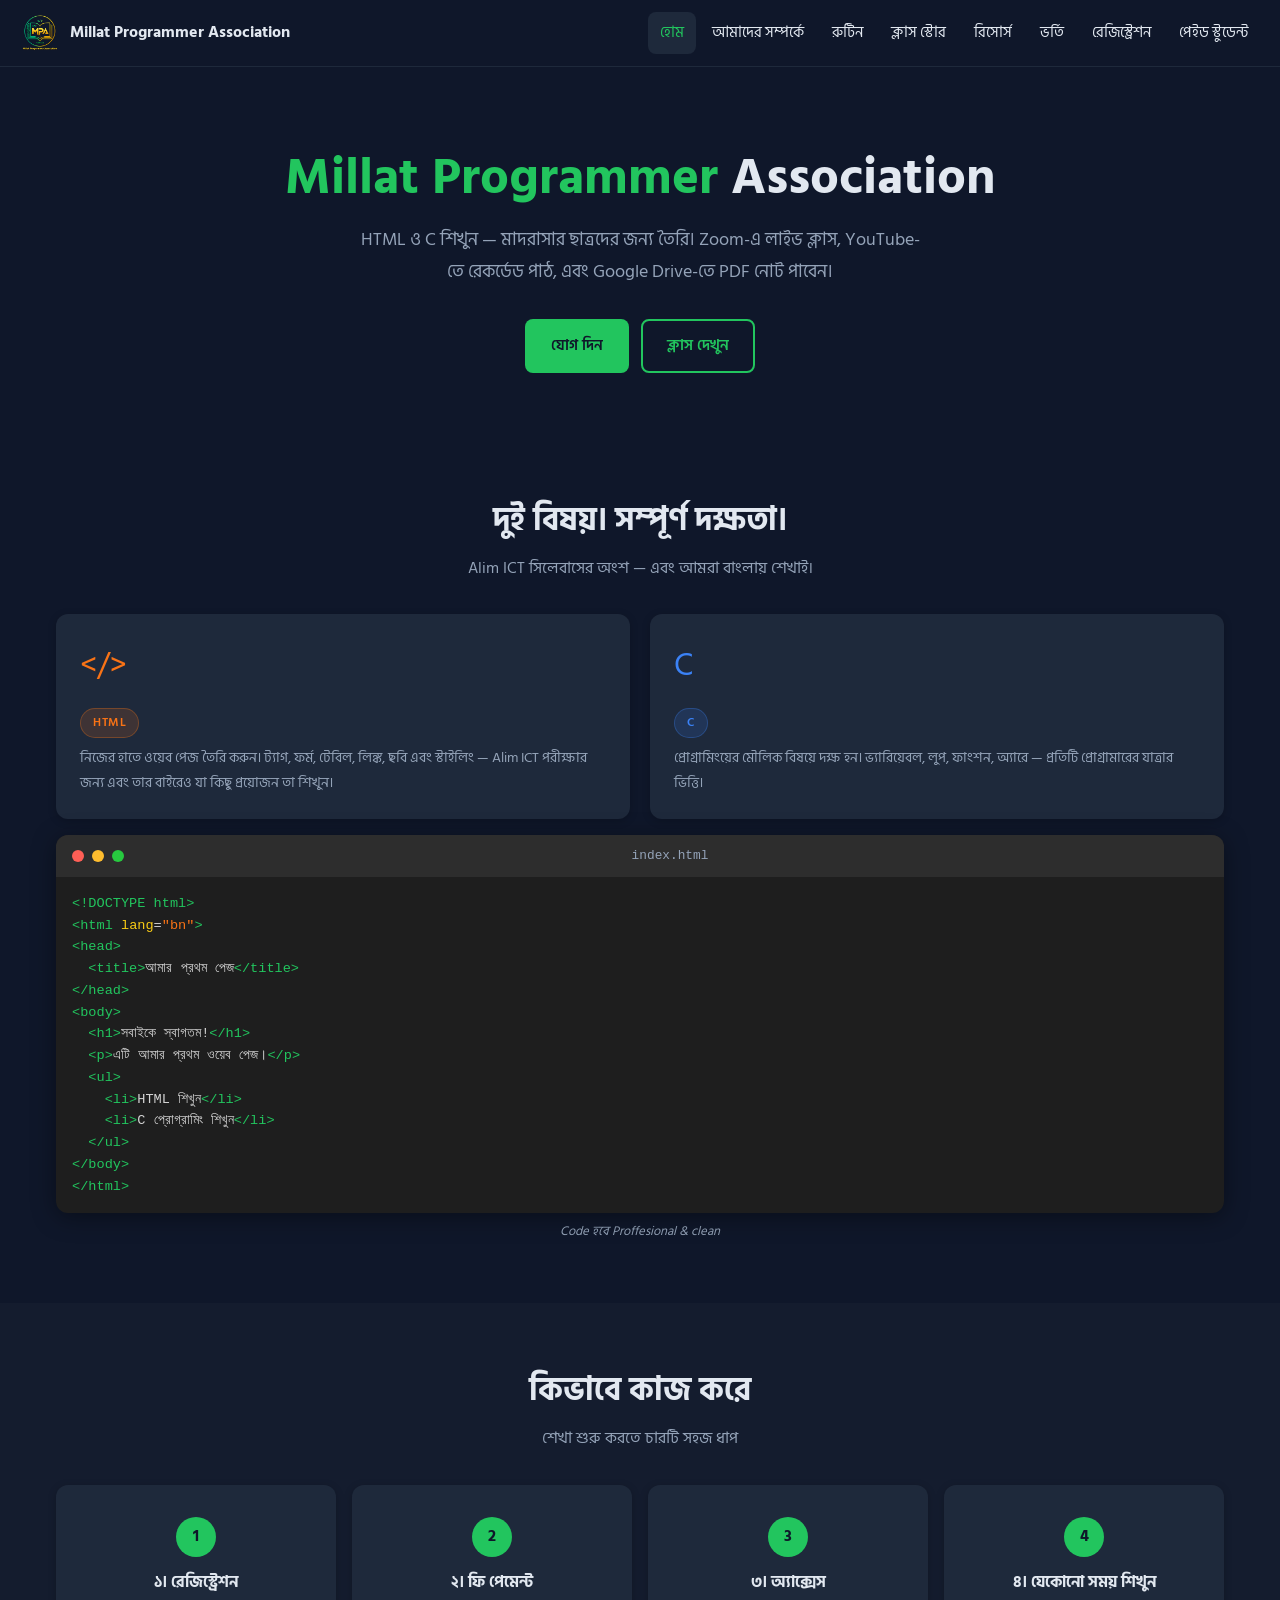
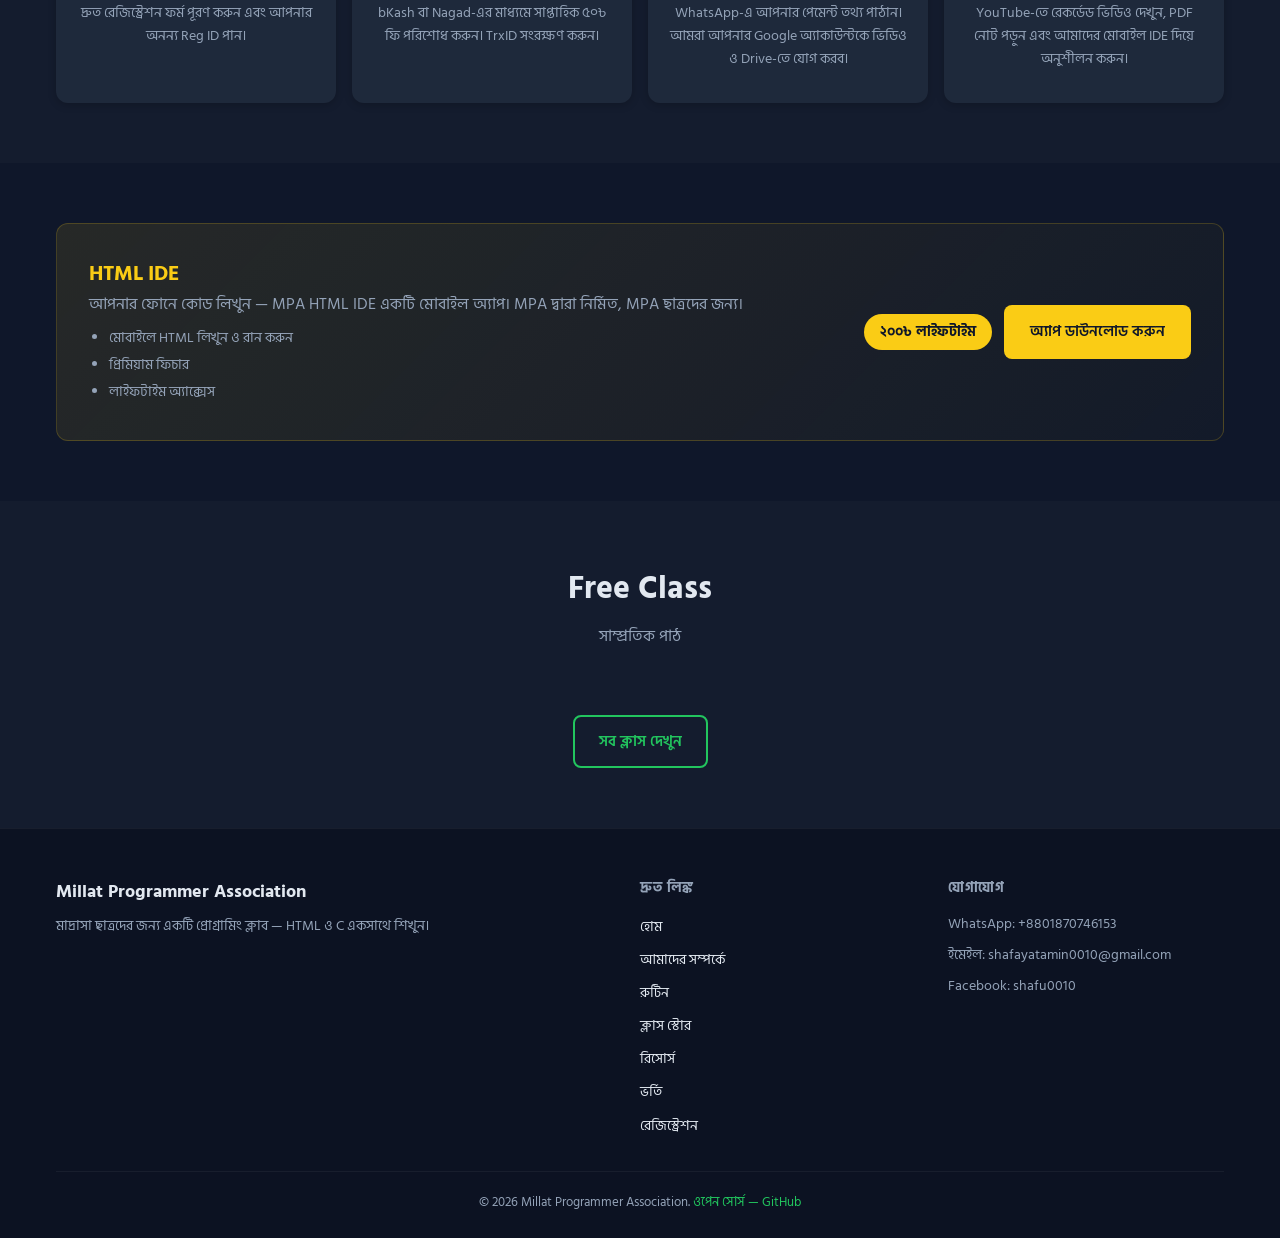
<file: index.html>
<!DOCTYPE html>
<html lang="bn">
<head>
  <meta charset="UTF-8">
  <meta name="viewport" content="width=device-width, initial-scale=1.0">
  <meta name="description" content="Millat Programmer Association (MPA) — মাদরাসার ছাত্রদের জন্য প্রোগ্রামিং ক্লাব। HTML ও C শিখুন লাইভ Zoom ক্লাসে, রেকর্ডেড ভিডিওতে, এবং PDF নোটে।">
  <title>MPA — Millat Programmer Association</title>
  <link rel="icon" type="image/png" href="assets/logo.png">
  <link rel="preconnect" href="https://fonts.googleapis.com">
  <link rel="preconnect" href="https://fonts.gstatic.com" crossorigin>
  <link href="https://fonts.googleapis.com/css2?family=Poppins:wght@400;500;600;700;800&family=Hind+Siliguri:wght@400;500;600;700&display=swap" rel="stylesheet">
  <link rel="stylesheet" href="css/style.css">
</head>
<body>

  <!-- ========== NAVBAR ========== -->
  <header class="site-header">
    <nav class="navbar">
      <a href="index.html" class="nav-brand">
        <img src="assets/logo.png" alt="MPA Logo" class="nav-logo">
        <span class="nav-brand-name">Millat Programmer Association</span>
      </a>
      <button class="nav-toggle" aria-label="Toggle menu" aria-expanded="false">
        <span class="bar"></span><span class="bar"></span><span class="bar"></span>
      </button>
      <ul class="nav-menu" id="navMenu">
        <li><a href="index.html">হোম</a></li>
        <li><a href="about.html">আমাদের সম্পর্কে</a></li>
        <li><a href="routine.html">রুটিন</a></li>
        <li><a href="classes.html">ক্লাস স্টোর</a></li>
        <li><a href="resources.html">রিসোর্স</a></li>
        <li><a href="enroll.html">ভর্তি</a></li>
        <li><a href="register.html">রেজিস্ট্রেশন</a></li>
        <li><a href="paid.html">পেইড স্টুডেন্ট</a></li>
      </ul>
    </nav>
  </header>

  <!-- ========== HERO ========== -->
  <section class="hero">
    <div class="container">
      <h1 class="fade-in"><span class="highlight">Millat Programmer</span> Association</h1>
      <p class="fade-in">HTML ও C শিখুন — মাদরাসার ছাত্রদের জন্য তৈরি। Zoom-এ লাইভ ক্লাস, YouTube-তে রেকর্ডেড পাঠ, এবং Google Drive-তে PDF নোট পাবেন।</p>
      <div class="hero-buttons fade-in">
        <a href="register.html" class="btn btn-primary">যোগ দিন</a>
        <a href="classes.html" class="btn btn-outline">ক্লাস দেখুন</a>
      </div>
    </div>
  </section>

  <!-- ========== SUBJECT CARDS ========== -->
  <section class="section">
    <div class="container">
      <h2 class="section-title text-center fade-in">দুই বিষয়। সম্পূর্ণ দক্ষতা।</h2>
      <p class="section-subtitle text-center fade-in">Alim ICT সিলেবাসের অংশ — এবং আমরা বাংলায় শেখাই।</p>
      <div class="subjects-grid">
        <div class="card subject-card fade-in">
          <div class="card-icon" style="color: #f97316;">&lt;/&gt;</div>
          <h3><span class="badge badge-html">HTML</span></h3>
          <p>নিজের হাতে ওয়েব পেজ তৈরি করুন। ট্যাগ, ফর্ম, টেবিল, লিঙ্ক, ছবি এবং স্টাইলিং — Alim ICT পরীক্ষার জন্য এবং তার বাইরেও যা কিছু প্রয়োজন তা শিখুন।</p>
        </div>
        <div class="card subject-card fade-in">
          <div class="card-icon" style="color: #3b82f6;">C</div>
          <h3><span class="badge badge-c">C</span></h3>
          <p>প্রোগ্রামিংয়ের মৌলিক বিষয়ে দক্ষ হন। ভ্যারিয়েবল, লুপ, ফাংশন, অ্যারে — প্রতিটি প্রোগ্রামারের যাত্রার ভিত্তি।</p>
        </div>
      </div>

      <div class="code-container fade-in">
        <div class="code-titlebar">
          <span class="code-dot code-dot-red"></span>
          <span class="code-dot code-dot-yellow"></span>
          <span class="code-dot code-dot-green"></span>
          <span class="code-filename">index.html</span>
        </div>
        <div class="code-body">
          <pre><code><span class="code-tag">&lt;!DOCTYPE html&gt;</span>
<span class="code-tag">&lt;html</span> <span class="code-attr">lang</span>=<span class="code-str">"bn"</span><span class="code-tag">&gt;</span>
<span class="code-tag">&lt;head&gt;</span>
  <span class="code-tag">&lt;title&gt;</span>আমার প্রথম পেজ<span class="code-tag">&lt;/title&gt;</span>
<span class="code-tag">&lt;/head&gt;</span>
<span class="code-tag">&lt;body&gt;</span>
  <span class="code-tag">&lt;h1&gt;</span>সবাইকে স্বাগতম!<span class="code-tag">&lt;/h1&gt;</span>
  <span class="code-tag">&lt;p&gt;</span>এটি আমার প্রথম ওয়েব পেজ।<span class="code-tag">&lt;/p&gt;</span>
  <span class="code-tag">&lt;ul&gt;</span>
    <span class="code-tag">&lt;li&gt;</span>HTML শিখুন<span class="code-tag">&lt;/li&gt;</span>
    <span class="code-tag">&lt;li&gt;</span>C প্রোগ্রামিং শিখুন<span class="code-tag">&lt;/li&gt;</span>
  <span class="code-tag">&lt;/ul&gt;</span>
<span class="code-tag">&lt;/body&gt;</span>
<span class="code-tag">&lt;/html&gt;</span></code></pre>
        </div>
      </div>
      <p class="code-caption">Code হবে Proffesional & clean</p>
    </div>
  </section>

  <!-- ========== HOW IT WORKS ========== -->
  <section class="section" style="background: rgba(255,255,255,0.02);">
    <div class="container">
      <h2 class="section-title text-center fade-in">কিভাবে কাজ করে</h2>
      <p class="section-subtitle text-center fade-in">শেখা শুরু করতে চারটি সহজ ধাপ</p>
      <div class="steps-grid">
        <div class="card step-card fade-in">
          <h4>১। রেজিস্ট্রেশন</h4>
          <p>দ্রুত রেজিস্ট্রেশন ফর্ম পূরণ করুন এবং আপনার অনন্য Reg ID পান।</p>
        </div>
        <div class="card step-card fade-in">
          <h4>২। ফি পেমেন্ট</h4>
          <p>bKash বা Nagad-এর মাধ্যমে সাপ্তাহিক ৫০&#2547; ফি পরিশোধ করুন। TrxID সংরক্ষণ করুন।</p>
        </div>
        <div class="card step-card fade-in">
          <h4>৩। অ্যাক্সেস</h4>
          <p>WhatsApp-এ আপনার পেমেন্ট তথ্য পাঠান। আমরা আপনার Google অ্যাকাউন্টকে ভিডিও ও Drive-তে যোগ করব।</p>
        </div>
        <div class="card step-card fade-in">
          <h4>৪। যেকোনো সময় শিখুন</h4>
          <p>YouTube-তে রেকর্ডেড ভিডিও দেখুন, PDF নোট পড়ুন এবং আমাদের মোবাইল IDE দিয়ে অনুশীলন করুন।</p>
        </div>
      </div>
    </div>
  </section>

  <!-- ========== MPA HTML IDE PROMO ========== -->
  <section class="section">
    <div class="container">
      <div class="promo-card fade-in">
        <div>
          <h3>HTML IDE</h3>
          <p>আপনার ফোনে কোড লিখুন — MPA HTML IDE একটি মোবাইল অ্যাপ। MPA দ্বারা নির্মিত, MPA ছাত্রদের জন্য।</p>
          <ul class="promo-features">
            <li>মোবাইলে HTML লিখুন ও রান করুন</li>
            <li>প্রিমিয়াম ফিচার</li>
            <li>লাইফটাইম অ্যাক্সেস</li>
          </ul>
        </div>
        <div style="display:flex;align-items:center;gap:12px;flex-wrap:wrap;">
          <span class="price-badge">২০০&#2547; লাইফটাইম</span>
          <a href="https://shafayatamin.github.io/htmlide" target="_blank" rel="noopener" class="btn btn-gold">অ্যাপ ডাউনলোড করুন</a>
        </div>
      </div>
    </div>
  </section>

  <!-- ========== LATEST CLASSES ========== -->
  <section class="section" style="background: rgba(255,255,255,0.02);">
    <div class="container">
      <h2 class="section-title text-center fade-in">Free Class</h2>
      <p class="section-subtitle text-center fade-in">সাম্প্রতিক পাঠ</p>
      <div class="classes-grid" id="latest-classes"></div>
      <div class="text-center mt-32 fade-in">
        <a href="classes.html" class="btn btn-outline">সব ক্লাস দেখুন</a>
      </div>
    </div>
  </section>

  <!-- ========== CLASS MODAL ========== -->
  <div class="modal-overlay" id="class-modal-overlay">
    <div class="modal" id="class-modal"></div>
  </div>

  <!-- ========== FOOTER ========== -->
  <footer class="footer" id="footer-placeholder"></footer>

  <!-- ========== SCRIPTS ========== -->
  <script src="data/classes.js"></script>
  <script src="js/main.js"></script>
  <script src="js/classes.js"></script>
  <script>
    document.addEventListener("DOMContentLoaded", function () {
      if (typeof renderLatestClasses === "function") {
        renderLatestClasses("latest-classes", 3);
      }
    });
  </script>
</body>
</html>
</file>
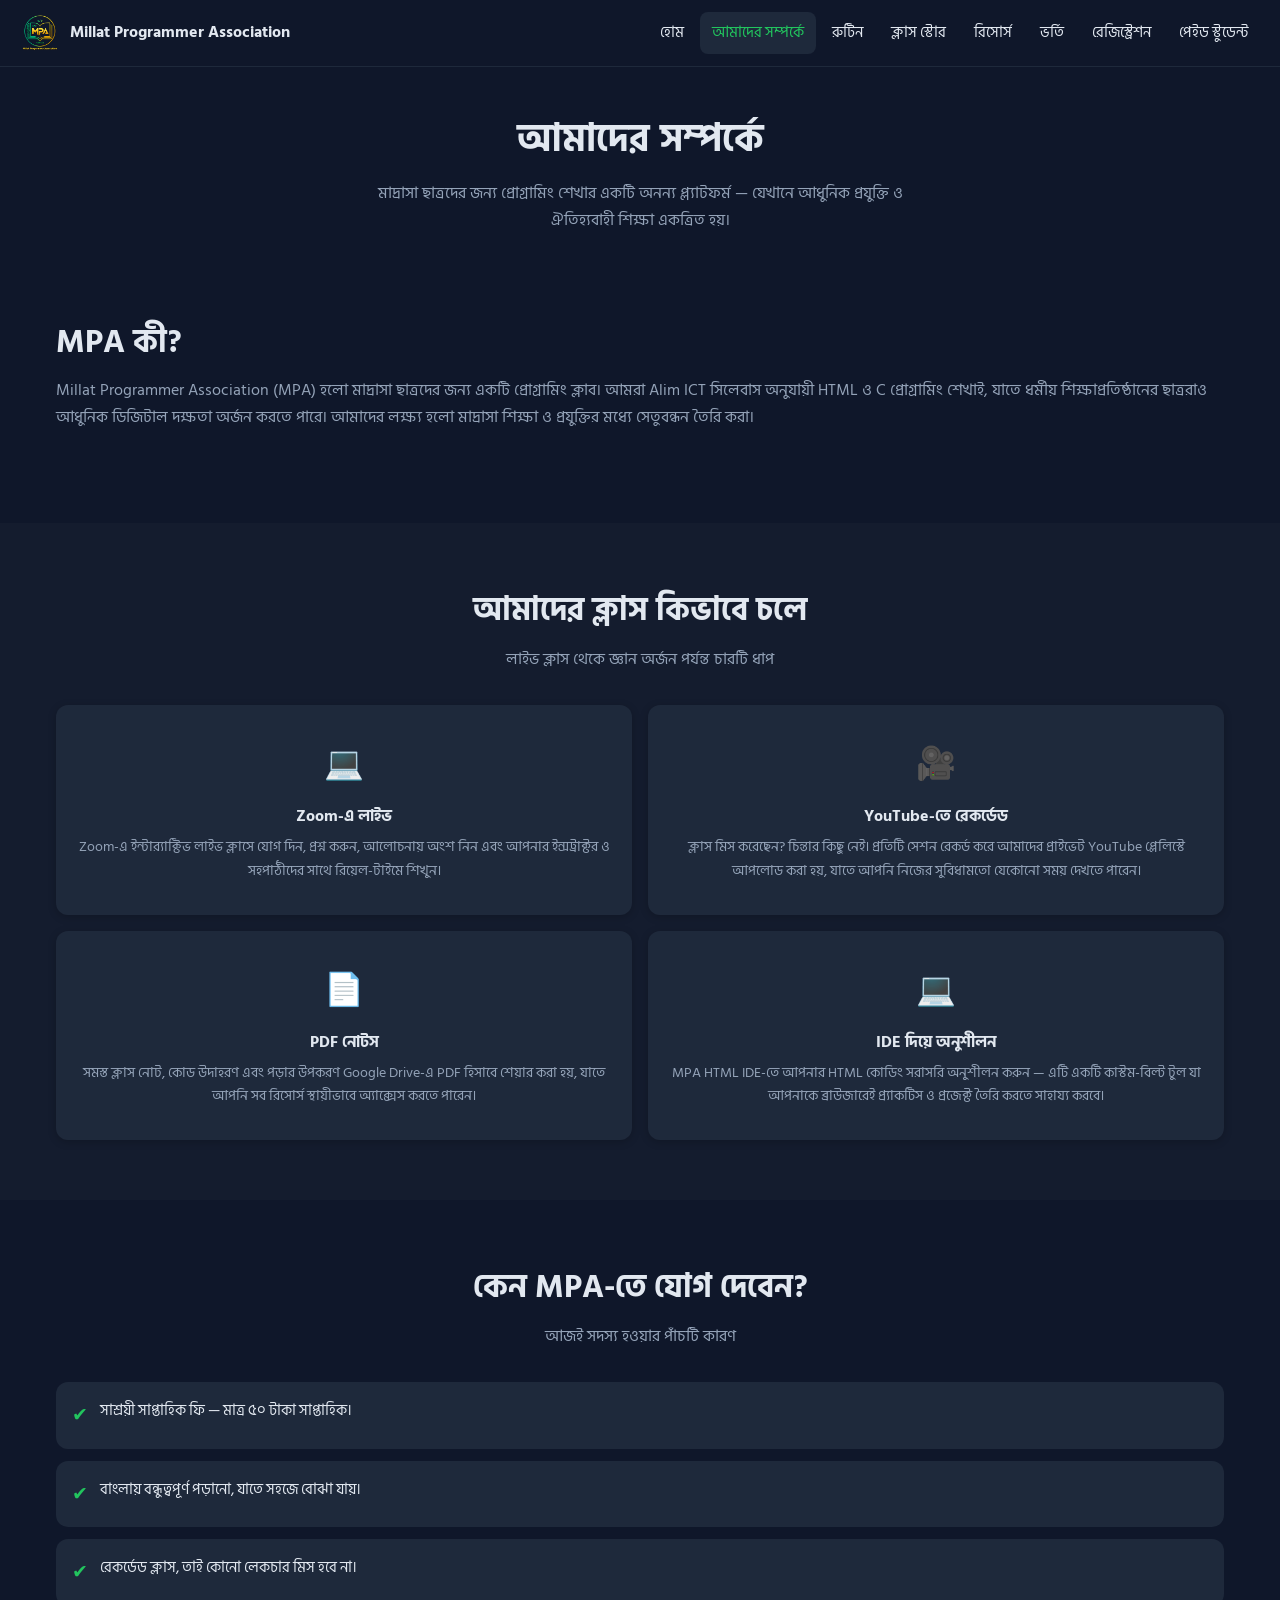
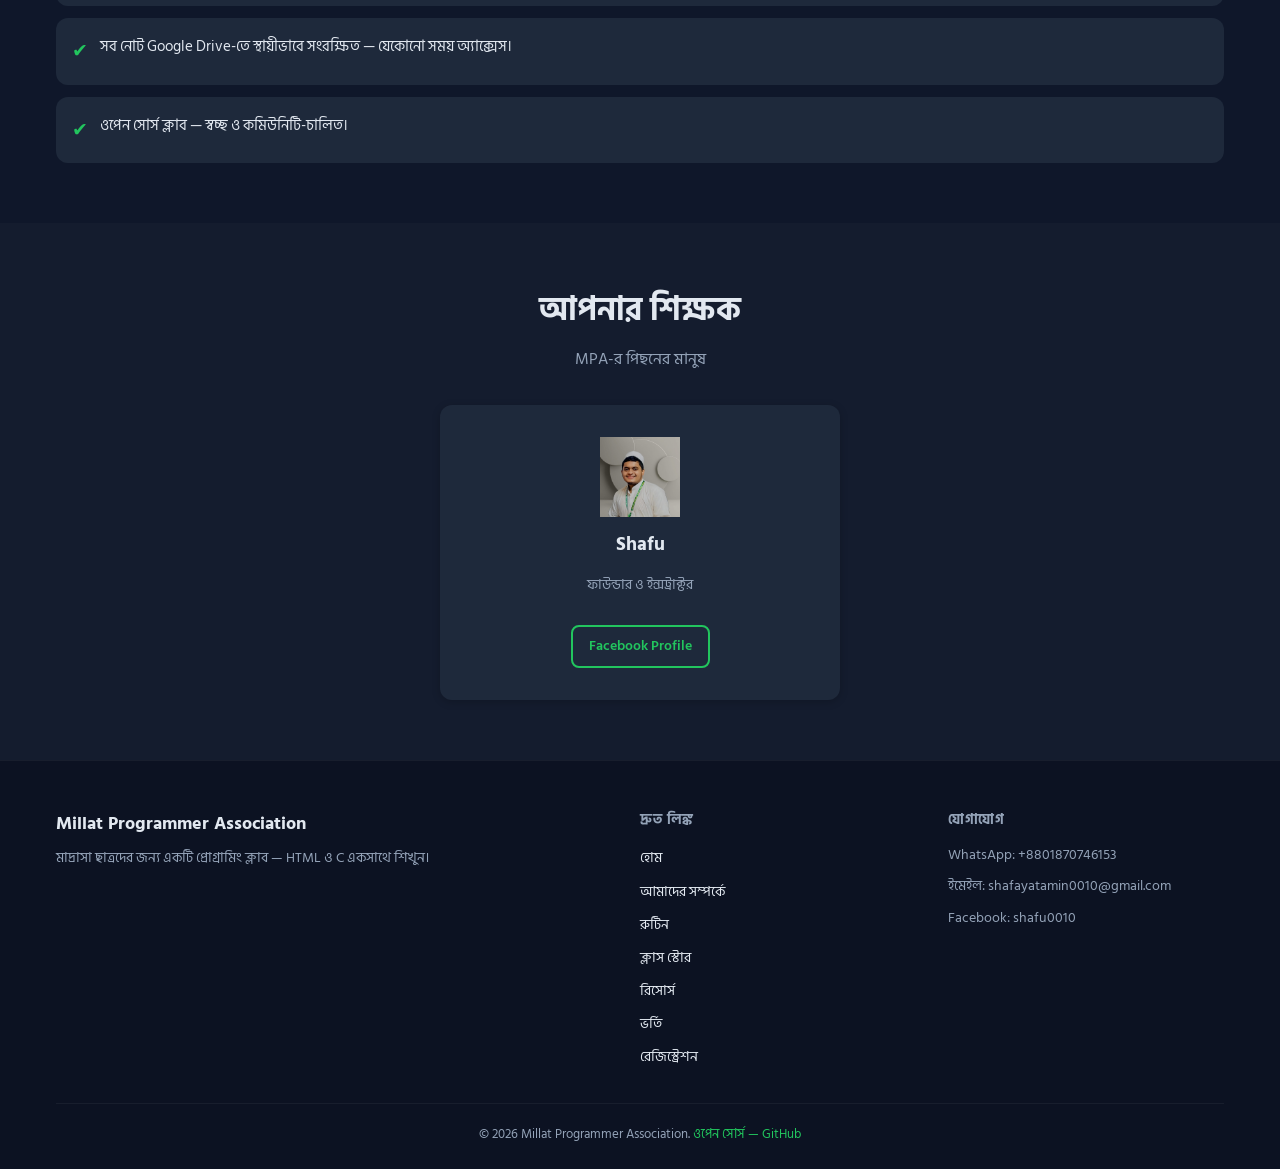
<file: about.html>
<!DOCTYPE html>
<html lang="bn">
<head>
  <meta charset="UTF-8">
  <meta name="viewport" content="width=device-width, initial-scale=1.0">
  <meta name="description" content="Millat Programmer Association (MPA) সম্পর্কে জানুন — মাদ্রাসা ছাত্রদের জন্য প্রোগ্রামিং ক্লাব।">
  <title>আমাদের সম্পর্কে — Millat Programmer Association</title>
  <link rel="icon" type="image/png" href="assets/logo.png">
  <link rel="preconnect" href="https://fonts.googleapis.com">
  <link rel="preconnect" href="https://fonts.gstatic.com" crossorigin>
  <link href="https://fonts.googleapis.com/css2?family=Poppins:wght@400;500;600;700;800&family=Hind+Siliguri:wght@400;500;600;700&display=swap" rel="stylesheet">
  <link rel="stylesheet" href="css/style.css">
</head>
<body>

  <!-- ========== NAVBAR ========== -->
  <header class="site-header">
    <nav class="navbar">
      <a href="index.html" class="nav-brand">
        <img src="assets/logo.png" alt="MPA Logo" class="nav-logo">
        <span class="nav-brand-name">Millat Programmer Association</span>
      </a>
      <button class="nav-toggle" aria-label="Toggle menu" aria-expanded="false">
        <span class="bar"></span><span class="bar"></span><span class="bar"></span>
      </button>
      <ul class="nav-menu" id="navMenu">
        <li><a href="index.html">হোম</a></li>
        <li><a href="about.html" class="active">আমাদের সম্পর্কে</a></li>
        <li><a href="routine.html">রুটিন</a></li>
        <li><a href="classes.html">ক্লাস স্টোর</a></li>
        <li><a href="resources.html">রিসোর্স</a></li>
        <li><a href="enroll.html">ভর্তি</a></li>
        <li><a href="register.html">রেজিস্ট্রেশন</a></li>
        <li><a href="paid.html">পেইড স্টুডেন্ট</a></li>
      </ul>
    </nav>
  </header>

  <!-- ========== PAGE HEADER ========== -->
  <header class="page-header fade-in">
    <div class="container">
      <h1>আমাদের সম্পর্কে</h1>
      <p>মাদ্রাসা ছাত্রদের জন্য প্রোগ্রামিং শেখার একটি অনন্য প্ল্যাটফর্ম — যেখানে আধুনিক প্রযুক্তি ও ঐতিহ্যবাহী শিক্ষা একত্রিত হয়।</p>
    </div>
  </header>

  <!-- ========== MPA কী? ========== -->
  <section class="section fade-in">
    <div class="container">
      <h2 class="section-title">MPA কী?</h2>
      <p class="section-subtitle">Millat Programmer Association (MPA) হলো মাদ্রাসা ছাত্রদের জন্য একটি প্রোগ্রামিং ক্লাব। আমরা Alim ICT সিলেবাস অনুযায়ী HTML ও C প্রোগ্রামিং শেখাই, যাতে ধর্মীয় শিক্ষাপ্রতিষ্ঠানের ছাত্ররাও আধুনিক ডিজিটাল দক্ষতা অর্জন করতে পারে। আমাদের লক্ষ্য হলো মাদ্রাসা শিক্ষা ও প্রযুক্তির মধ্যে সেতুবন্ধন তৈরি করা।</p>
    </div>
  </section>

  <!-- ========== আমাদের ক্লাস কিভাবে চলে ========== -->
  <section class="section fade-in" style="background: rgba(255,255,255,0.02);">
    <div class="container">
      <h2 class="section-title text-center">আমাদের ক্লাস কিভাবে চলে</h2>
      <p class="section-subtitle text-center">লাইভ ক্লাস থেকে জ্ঞান অর্জন পর্যন্ত চারটি ধাপ</p>
      <div class="about-cards">
        <div class="card about-card fade-in">
          <div class="card-icon">&#128187;</div>
          <h3>Zoom-এ লাইভ</h3>
          <p>Zoom-এ ইন্টার‍্যাক্টিভ লাইভ ক্লাসে যোগ দিন, প্রশ্ন করুন, আলোচনায় অংশ নিন এবং আপনার ইন্সট্রাক্টর ও সহপাঠীদের সাথে রিয়েল-টাইমে শিখুন।</p>
        </div>
        <div class="card about-card fade-in">
          <div class="card-icon">&#127909;</div>
          <h3>YouTube-তে রেকর্ডেড</h3>
          <p>ক্লাস মিস করেছেন? চিন্তার কিছু নেই। প্রতিটি সেশন রেকর্ড করে আমাদের প্রাইভেট YouTube প্লেলিস্টে আপলোড করা হয়, যাতে আপনি নিজের সুবিধামতো যেকোনো সময় দেখতে পারেন।</p>
        </div>
        <div class="card about-card fade-in">
          <div class="card-icon">&#128196;</div>
          <h3>PDF নোটস</h3>
          <p>সমস্ত ক্লাস নোট, কোড উদাহরণ এবং পড়ার উপকরণ Google Drive-এ PDF হিসাবে শেয়ার করা হয়, যাতে আপনি সব রিসোর্স স্থায়ীভাবে অ্যাক্সেস করতে পারেন।</p>
        </div>
        <div class="card about-card fade-in">
          <div class="card-icon">&#128187;</div>
          <h3>IDE দিয়ে অনুশীলন</h3>
          <p>MPA HTML IDE-তে আপনার HTML কোডিং সরাসরি অনুশীলন করুন — এটি একটি কাস্টম-বিল্ট টুল যা আপনাকে ব্রাউজারেই প্র্যাকটিস ও প্রজেক্ট তৈরি করতে সাহায্য করবে।</p>
        </div>
      </div>
    </div>
  </section>

  <!-- ========== কেন MPA-তে যোগ দেবেন? ========== -->
  <section class="section fade-in">
    <div class="container">
      <h2 class="section-title text-center">কেন MPA-তে যোগ দেবেন?</h2>
      <p class="section-subtitle text-center">আজই সদস্য হওয়ার পাঁচটি কারণ</p>
      <div class="benefits-list">
        <div class="benefit-item fade-in">
          <span class="check">&#10004;</span>
          <p>সাশ্রয়ী সাপ্তাহিক ফি — মাত্র ৫০ টাকা সাপ্তাহিক।</p>
        </div>
        <div class="benefit-item fade-in">
          <span class="check">&#10004;</span>
          <p>বাংলায় বন্ধুত্বপূর্ণ পড়ানো, যাতে সহজে বোঝা যায়।</p>
        </div>
        <div class="benefit-item fade-in">
          <span class="check">&#10004;</span>
          <p>রেকর্ডেড ক্লাস, তাই কোনো লেকচার মিস হবে না।</p>
        </div>
        <div class="benefit-item fade-in">
          <span class="check">&#10004;</span>
          <p>সব নোট Google Drive-তে স্থায়ীভাবে সংরক্ষিত — যেকোনো সময় অ্যাক্সেস।</p>
        </div>
        <div class="benefit-item fade-in">
          <span class="check">&#10004;</span>
          <p>ওপেন সোর্স ক্লাব — স্বচ্ছ ও কমিউনিটি-চালিত।</p>
        </div>
      </div>
    </div>
  </section>

  <!-- ========== আপনার শিক্ষক ========== -->
  <section class="section fade-in" style="background: rgba(255,255,255,0.02);">
  <div class="container">
    <h2 class="section-title text-center">আপনার শিক্ষক</h2>
    <p class="section-subtitle text-center">MPA-র পিছনের মানুষ</p>

    <div class="card teacher-card fade-in" style="max-width:400px;margin:0 auto;">
      <div class="teacher-avatar">
        <img src="assets/shafu-pic.png" alt="Shafu">
      </div>

      <h3>Shafu</h3>
      <p style="color:var(--muted);font-size:0.9rem;">ফাউন্ডার ও ইন্সট্রাক্টর</p>

      <a href="https://www.facebook.com/shafu0010"
         target="_blank"
         rel="noopener"
         class="btn btn-outline btn-small mt-16">
        Facebook Profile
      </a>
    </div>
  </div>
</section>

  <!-- ========== FOOTER ========== -->
  <footer class="footer" id="footer-placeholder"></footer>

  <!-- ========== SCRIPTS ========== -->
  <script src="js/main.js"></script>
</body>
</html>
</file>
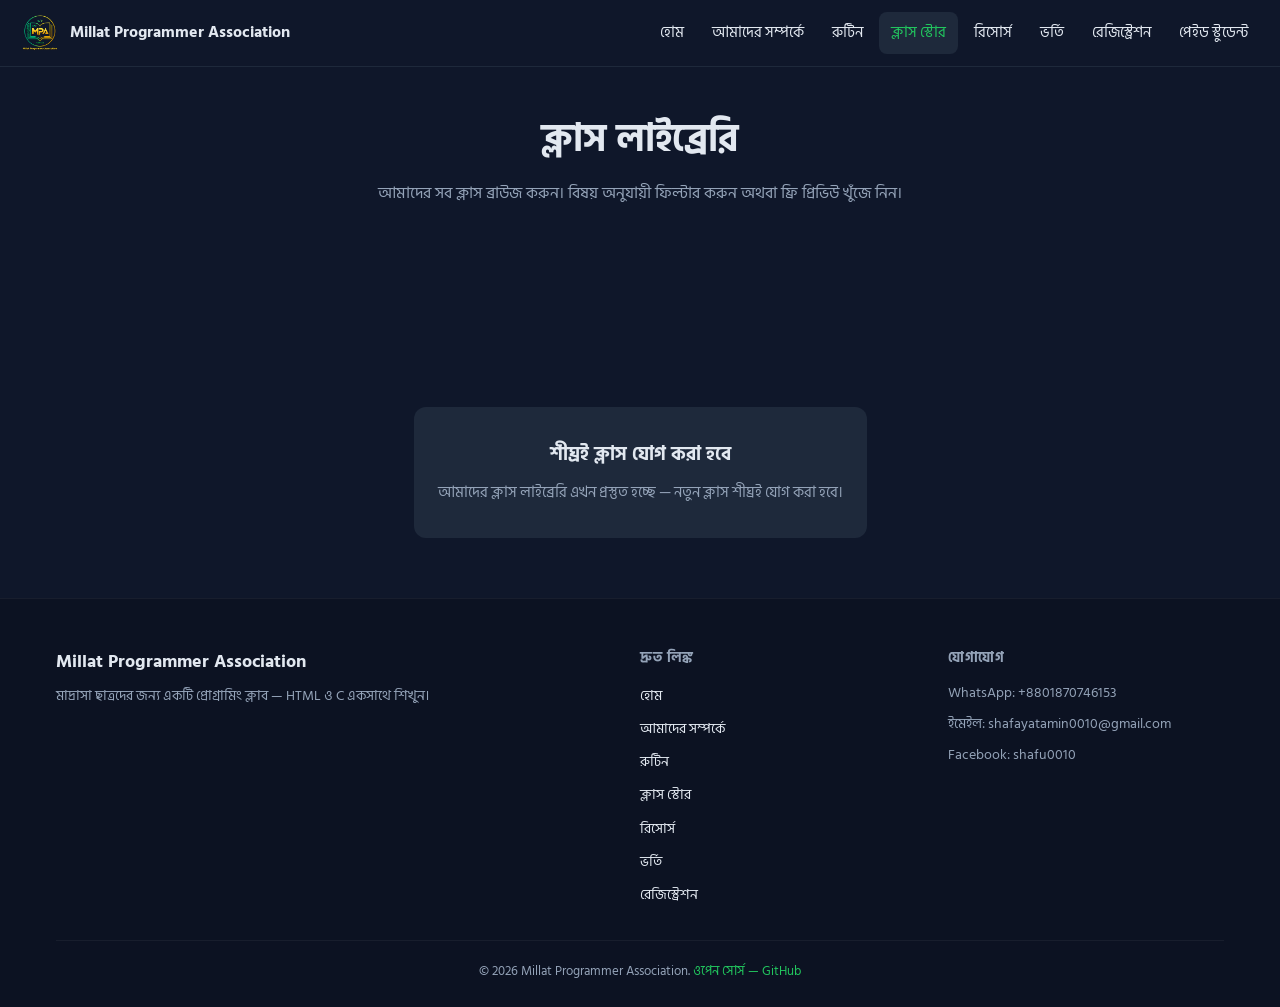
<file: classes.html>
﻿<!DOCTYPE html>
<html lang="bn">
<head>
  <meta charset="UTF-8">
  <meta name="viewport" content="width=device-width, initial-scale=1.0">
  <meta name="description" content="Millat Programmer Association (MPA) ক্লাস স্টোর — HTML, C এবং ফ্রি ক্লাস ব্রাউজ করুন।">
  <title>ক্লাস স্টোর — MPA</title>
  <link rel="icon" type="image/png" href="assets/logo.png">
  <link rel="preconnect" href="https://fonts.googleapis.com">
  <link rel="preconnect" href="https://fonts.gstatic.com" crossorigin>
  <link href="https://fonts.googleapis.com/css2?family=Poppins:wght@400;500;600;700;800&family=Hind+Siliguri:wght@400;500;600;700&display=swap" rel="stylesheet">
  <link rel="stylesheet" href="css/style.css">
</head>
<body>

  <!-- ========== NAVBAR ========== -->
  <header class="site-header">
    <nav class="navbar">
      <a href="index.html" class="nav-brand">
        <img src="assets/logo.png" alt="MPA Logo" class="nav-logo">
        <span class="nav-brand-name">Millat Programmer Association</span>
      </a>
      <button class="nav-toggle" aria-label="Toggle menu" aria-expanded="false">
        <span class="bar"></span><span class="bar"></span><span class="bar"></span>
      </button>
      <ul class="nav-menu" id="navMenu">
        <li><a href="index.html">হোম</a></li>
        <li><a href="about.html">আমাদের সম্পর্কে</a></li>
        <li><a href="routine.html">রুটিন</a></li>
        <li><a href="classes.html" class="active">ক্লাস স্টোর</a></li>
        <li><a href="resources.html">রিসোর্স</a></li>
        <li><a href="enroll.html">ভর্তি</a></li>
        <li><a href="register.html">রেজিস্ট্রেশন</a></li>
        <li><a href="paid.html">পেইড স্টুডেন্ট</a></li>
      </ul>
    </nav>
  </header>

  <!-- ========== PAGE HEADER ========== -->
  <header class="page-header fade-in">
    <div class="container">
      <h1>ক্লাস লাইব্রেরি</h1>
      <p>আমাদের সব ক্লাস ব্রাউজ করুন। বিষয় অনুযায়ী ফিল্টার করুন অথবা ফ্রি প্রিভিউ খুঁজে নিন।</p>
    </div>
  </header>

  <!-- ========== FILTER BAR ========== -->
  <section class="section fade-in">
    <div class="container">
      <div class="filter-bar">
        <button class="filter-btn active" data-filter="all">সব</button>
        <button class="filter-btn" data-filter="html">HTML</button>
        <button class="filter-btn" data-filter="c">C</button>
        <button class="filter-btn" data-filter="free">ফ্রি</button>
      </div>
    </div>
  </section>

  <!-- ========== CLASSES GRID ========== -->
  <section class="section fade-in">
    <div class="container">
      <div class="classes-grid" id="classes-grid">
        <!-- js/classes.js দ্বারা রেন্ডার করা হবে -->
      </div>
    </div>
  </section>

  <!-- ========== CLASS DETAIL MODAL ========== -->
  <div class="modal-overlay" id="class-modal-overlay">
    <div class="modal" id="class-modal">
      <!-- classes.js দ্বারা ডায়নামিকভাবে পূরণ করা হবে -->
    </div>
  </div>

  <!-- ========== FOOTER ========== -->
  <footer class="footer" id="footer-placeholder">
    <!-- js/main.js দ্বারা ইনজেক্ট করা হবে -->
  </footer>

  <!-- ========== SCRIPTS ========== -->
  <script src="data/classes.js"></script>
  <script src="js/main.js"></script>
  <script src="js/classes.js"></script>
</body>
</html>
</file>
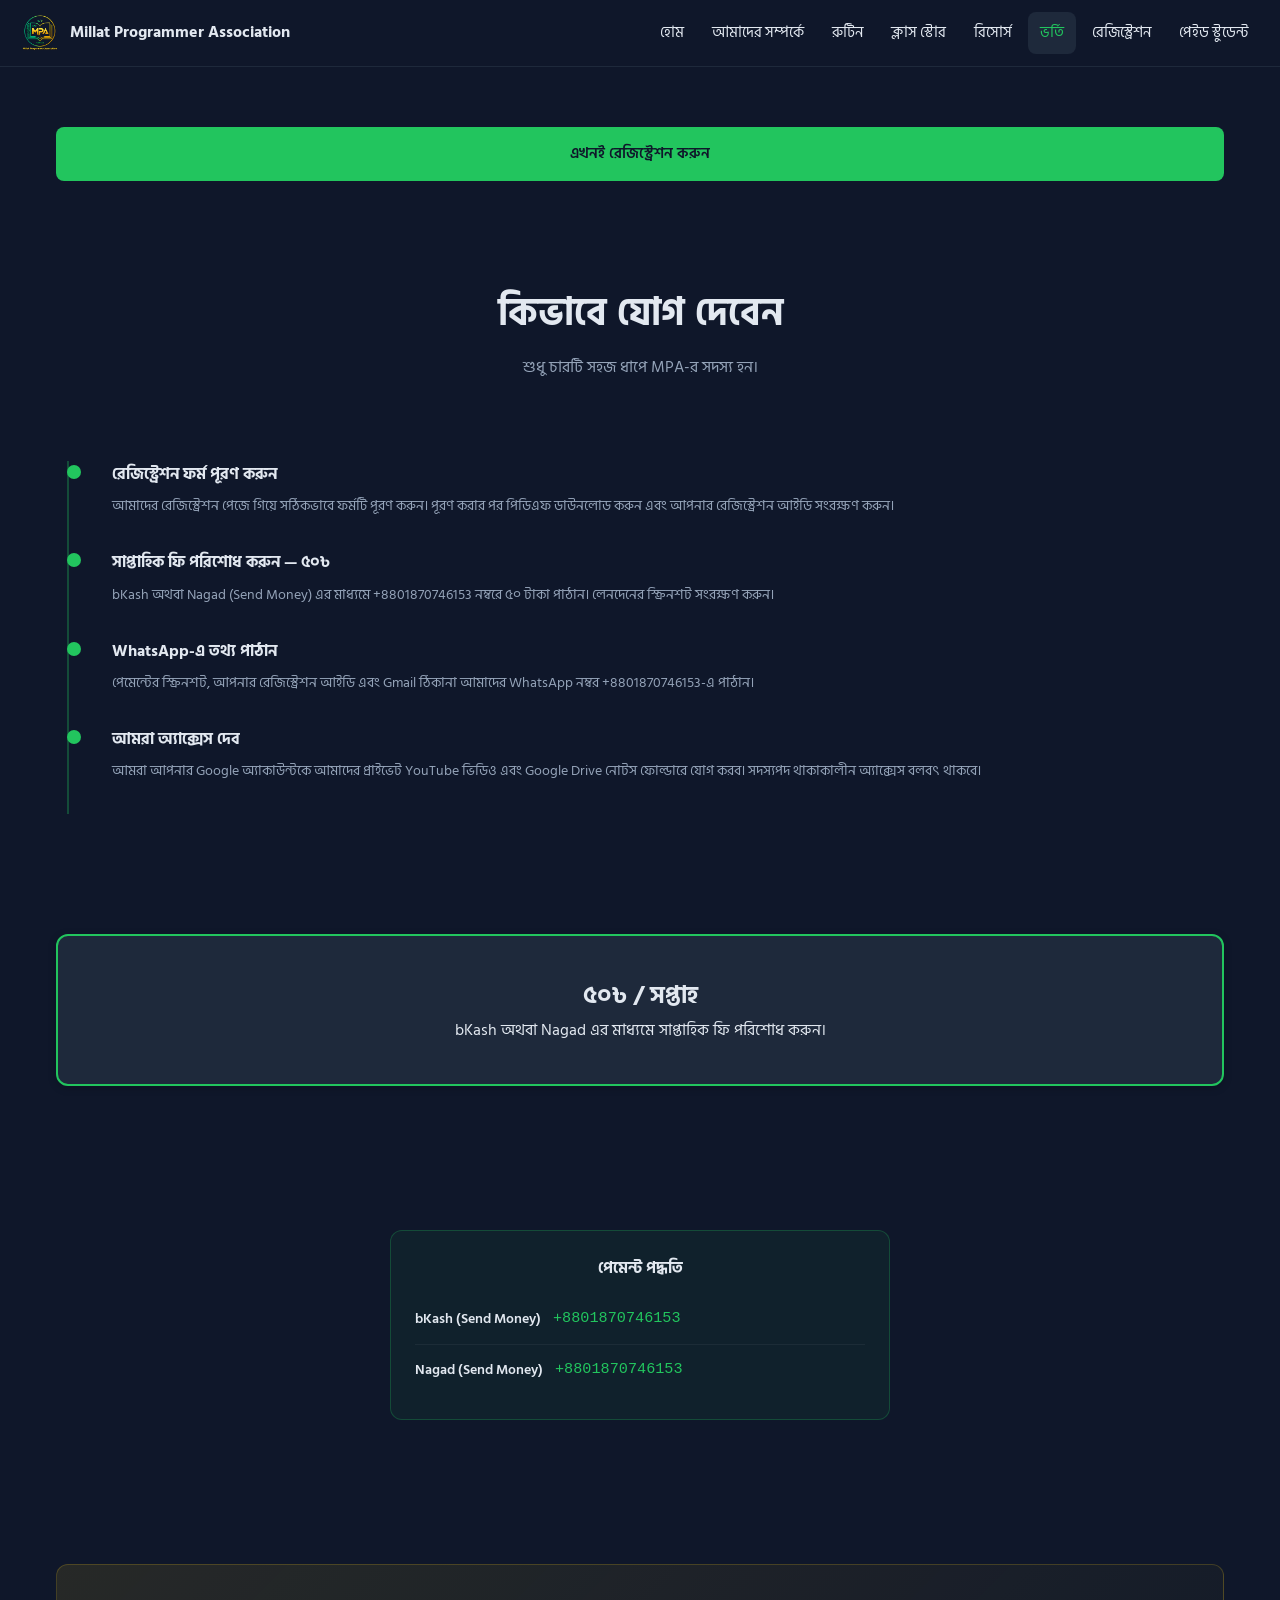
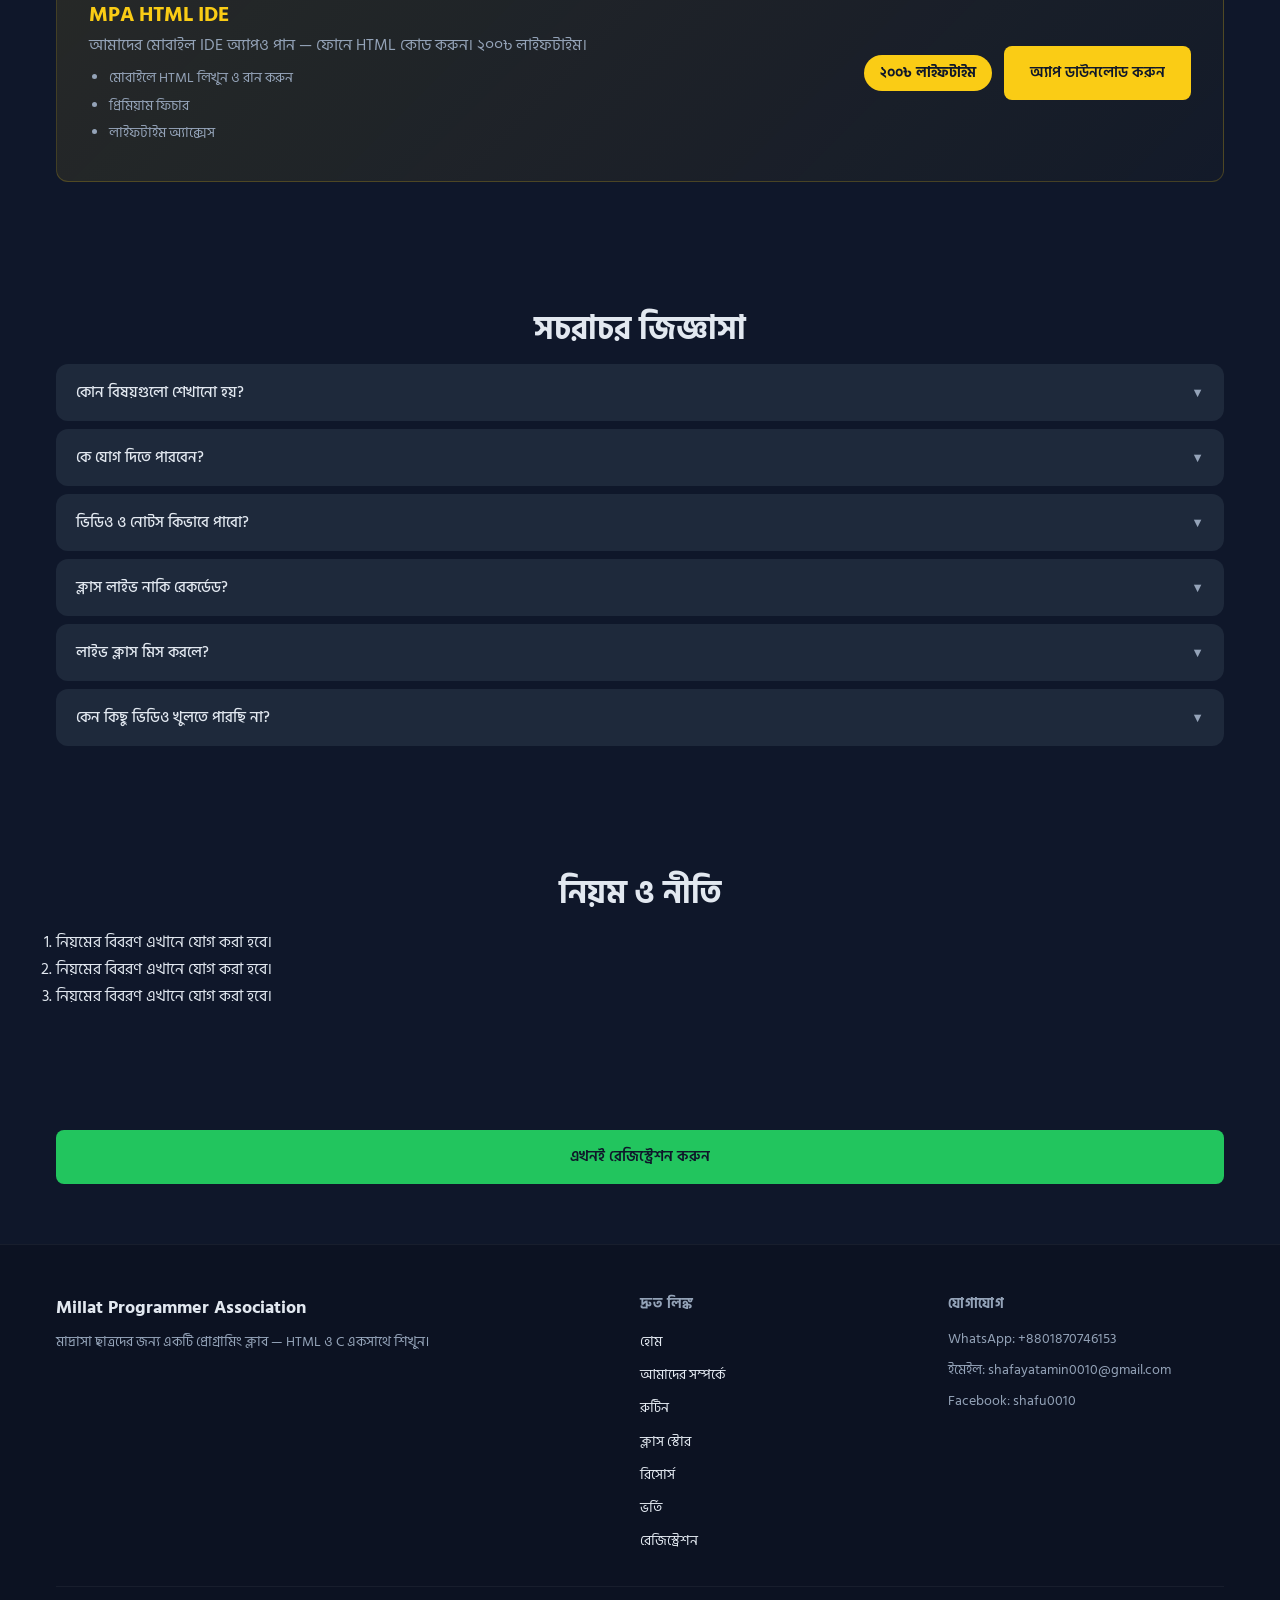
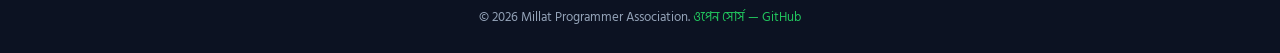
<file: enroll.html>
<!DOCTYPE html>
<html lang="bn">
<head>
  <meta charset="UTF-8">
  <meta name="viewport" content="width=device-width, initial-scale=1.0">
  <meta name="description" content="Millat Programmer Association (MPA) তে কিভাবে যোগ দেবেন — ভর্তির ধাপ, ফি পরিশোধ এবং অ্যাক্সেস পাওয়ার নিয়ম।">
  <title>ভর্তি — MPA</title>
  <link rel="icon" type="image/png" href="assets/logo.png">
  <link rel="preconnect" href="https://fonts.googleapis.com">
  <link rel="preconnect" href="https://fonts.gstatic.com" crossorigin>
  <link href="https://fonts.googleapis.com/css2?family=Poppins:wght@400;500;600;700;800&family=Hind+Siliguri:wght@400;500;600;700&display=swap" rel="stylesheet">
  <link rel="stylesheet" href="css/style.css">
</head>
<body>

  <!-- ========== NAVBAR ========== -->
  <header class="site-header">
    <nav class="navbar">
      <a href="index.html" class="nav-brand">
        <img src="assets/logo.png" alt="MPA Logo" class="nav-logo">
        <span class="nav-brand-name">Millat Programmer Association</span>
      </a>
      <button class="nav-toggle" aria-label="Toggle menu" aria-expanded="false">
        <span class="bar"></span><span class="bar"></span><span class="bar"></span>
      </button>
      <ul class="nav-menu" id="navMenu">
        <li><a href="index.html">হোম</a></li>
        <li><a href="about.html">আমাদের সম্পর্কে</a></li>
        <li><a href="routine.html">রুটিন</a></li>
        <li><a href="classes.html">ক্লাস স্টোর</a></li>
        <li><a href="resources.html">রিসোর্স</a></li>
        <li><a href="enroll.html" class="active">ভর্তি</a></li>
        <li><a href="register.html">রেজিস্ট্রেশন</a></li>
        <li><a href="paid.html">পেইড স্টুডেন্ট</a></li>
      </ul>
    </nav>
  </header>

  <!-- ========== REGISTER CTA TOP ========== -->
  <section class="section fade-in">
    <div class="container">
      <a href="register.html" class="btn btn-primary btn-block">এখনই রেজিস্ট্রেশন করুন</a>
    </div>
  </section>

  <!-- ========== PAGE HEADER ========== -->
  <header class="page-header fade-in">
    <div class="container">
      <h1>কিভাবে যোগ দেবেন</h1>
      <p>শুধু চারটি সহজ ধাপে MPA-র সদস্য হন।</p>
    </div>
  </header>

  <!-- ========== TIMELINE ========== -->
  <section class="section fade-in">
    <div class="container">
      <div class="timeline">
        <div class="timeline-step fade-in">
          <h4>রেজিস্ট্রেশন ফর্ম পূরণ করুন</h4>
          <p>আমাদের রেজিস্ট্রেশন পেজে গিয়ে সঠিকভাবে ফর্মটি পূরণ করুন। পূরণ করার পর পিডিএফ ডাউনলোড করুন এবং আপনার রেজিস্ট্রেশন আইডি সংরক্ষণ করুন।</p>
        </div>
        <div class="timeline-step fade-in">
          <h4>সাপ্তাহিক ফি পরিশোধ করুন — ৫০৳</h4>
          <p>bKash অথবা Nagad (Send Money) এর মাধ্যমে +8801870746153 নম্বরে ৫০ টাকা পাঠান। লেনদেনের স্ক্রিনশট সংরক্ষণ করুন।</p>
        </div>
        <div class="timeline-step fade-in">
          <h4>WhatsApp-এ তথ্য পাঠান</h4>
          <p>পেমেন্টের স্ক্রিনশট, আপনার রেজিস্ট্রেশন আইডি এবং Gmail ঠিকানা আমাদের WhatsApp নম্বর +8801870746153-এ পাঠান।</p>
        </div>
        <div class="timeline-step fade-in">
          <h4>আমরা অ্যাক্সেস দেব</h4>
          <p>আমরা আপনার Google অ্যাকাউন্টকে আমাদের প্রাইভেট YouTube ভিডিও এবং Google Drive নোটস ফোল্ডারে যোগ করব। সদস্যপদ থাকাকালীন অ্যাক্সেস বলবৎ থাকবে।</p>
        </div>
      </div>
    </div>
  </section>

  <!-- ========== PRICE CARD ========== -->
  <section class="section fade-in">
    <div class="container">
      <div class="card price-card fade-in">
        <h2>৫০৳ / সপ্তাহ</h2>
        <p>bKash অথবা Nagad এর মাধ্যমে সাপ্তাহিক ফি পরিশোধ করুন।</p>
      </div>
    </div>
  </section>

  <!-- ========== PAYMENT METHODS ========== -->
  <section class="section fade-in">
    <div class="container">
      <div class="payment-box fade-in">
        <h4>পেমেন্ট পদ্ধতি</h4>
        <div class="payment-item">
          <div class="method-name">bKash (Send Money)</div>
          <div class="method-number">+8801870746153</div>
        </div>
        <div class="payment-item">
          <div class="method-name">Nagad (Send Money)</div>
          <div class="method-number">+8801870746153</div>
        </div>
      </div>
    </div>
  </section>

  <!-- ========== MPA HTML IDE PROMO ========== -->
  <section class="section fade-in">
    <div class="container">
      <div class="promo-card fade-in">
        <div>
          <h3>MPA HTML IDE</h3>
          <p>আমাদের মোবাইল IDE অ্যাপও পান — ফোনে HTML কোড করুন। ২০০৳ লাইফটাইম।</p>
          <ul class="promo-features">
            <li>মোবাইলে HTML লিখুন ও রান করুন</li>
            <li>প্রিমিয়াম ফিচার</li>
            <li>লাইফটাইম অ্যাক্সেস</li>
          </ul>
        </div>
        <div style="display:flex;align-items:center;gap:12px;flex-wrap:wrap;">
          <span class="price-badge">২০০৳ লাইফটাইম</span>
          <a href="https://shafayatamin.github.io/htmlide" target="_blank" rel="noopener" class="btn btn-gold">অ্যাপ ডাউনলোড করুন</a>
        </div>
      </div>
    </div>
  </section>

  <!-- ========== FAQ ========== -->
  <section class="section fade-in">
    <div class="container">
      <h2 class="section-title text-center fade-in">সচরাচর জিজ্ঞাসা</h2>
      <div class="faq-list">

        <div class="faq-item fade-in">
          <button class="faq-question">
            কোন বিষয়গুলো শেখানো হয়?
            <span class="arrow">&#9660;</span>
          </button>
          <div class="faq-answer">
            <div class="faq-answer-inner">HTML ও C — Alim ICT সিলেবাসের অংশ।</div>
          </div>
        </div>

        <div class="faq-item fade-in">
          <button class="faq-question">
            কে যোগ দিতে পারবেন?
            <span class="arrow">&#9660;</span>
          </button>
          <div class="faq-answer">
            <div class="faq-answer-inner">Class 9, Class 10, Alim 1st Year, Alim 2nd Year ছাত্ররা যোগ দিতে পারবেন।</div>
          </div>
        </div>

        <div class="faq-item fade-in">
          <button class="faq-question">
            ভিডিও ও নোটস কিভাবে পাবো?
            <span class="arrow">&#9660;</span>
          </button>
          <div class="faq-answer">
            <div class="faq-answer-inner">পেমেন্টের পর আমরা আপনার Google অ্যাকাউন্ট যোগ করি।</div>
          </div>
        </div>

        <div class="faq-item fade-in">
          <button class="faq-question">
            ক্লাস লাইভ নাকি রেকর্ডেড?
            <span class="arrow">&#9660;</span>
          </button>
          <div class="faq-answer">
            <div class="faq-answer-inner">দুটোই — Zoom-এ লাইভ, YouTube-এ রেকর্ডেড, Drive-এ PDF।</div>
          </div>
        </div>

        <div class="faq-item fade-in">
          <button class="faq-question">
            লাইভ ক্লাস মিস করলে?
            <span class="arrow">&#9660;</span>
          </button>
          <div class="faq-answer">
            <div class="faq-answer-inner">সমস্যা নেই — প্রতিটি ক্লাস রেকর্ড হয়।</div>
          </div>
        </div>

        <div class="faq-item fade-in">
          <button class="faq-question">
            কেন কিছু ভিডিও খুলতে পারছি না?
            <span class="arrow">&#9660;</span>
          </button>
          <div class="faq-answer">
            <div class="faq-answer-inner">ভিডিওগুলো প্রাইভেট — শুধু পেইড সদস্যদের Google অ্যাকাউন্টে অ্যাক্সেস আছে।</div>
          </div>
        </div>

      </div>
    </div>
  </section>

  <!-- ========== RULES & POLICIES ========== -->
  <section class="section fade-in">
    <div class="container">
      <h2 class="section-title text-center fade-in">নিয়ম ও নীতি</h2>
      <ol>
        <li>নিয়মের বিবরণ এখানে যোগ করা হবে।</li>
        <li>নিয়মের বিবরণ এখানে যোগ করা হবে।</li>
        <li>নিয়মের বিবরণ এখানে যোগ করা হবে।</li>
      </ol>
    </div>
  </section>

  <!-- ========== REGISTER CTA BOTTOM ========== -->
  <section class="section fade-in">
    <div class="container">
      <a href="register.html" class="btn btn-primary btn-block">এখনই রেজিস্ট্রেশন করুন</a>
    </div>
  </section>

  <!-- ========== FOOTER ========== -->
  <footer class="footer" id="footer-placeholder"></footer>

  <!-- ========== SCRIPTS ========== -->
  <script src="js/main.js"></script>
  <script>
    document.addEventListener("DOMContentLoaded", function() {
      document.querySelectorAll(".faq-question").forEach(function(btn) {
        btn.addEventListener("click", function() {
          btn.closest(".faq-item").classList.toggle("open");
        });
      });
    });
  </script>
</body>
</html>
</file>
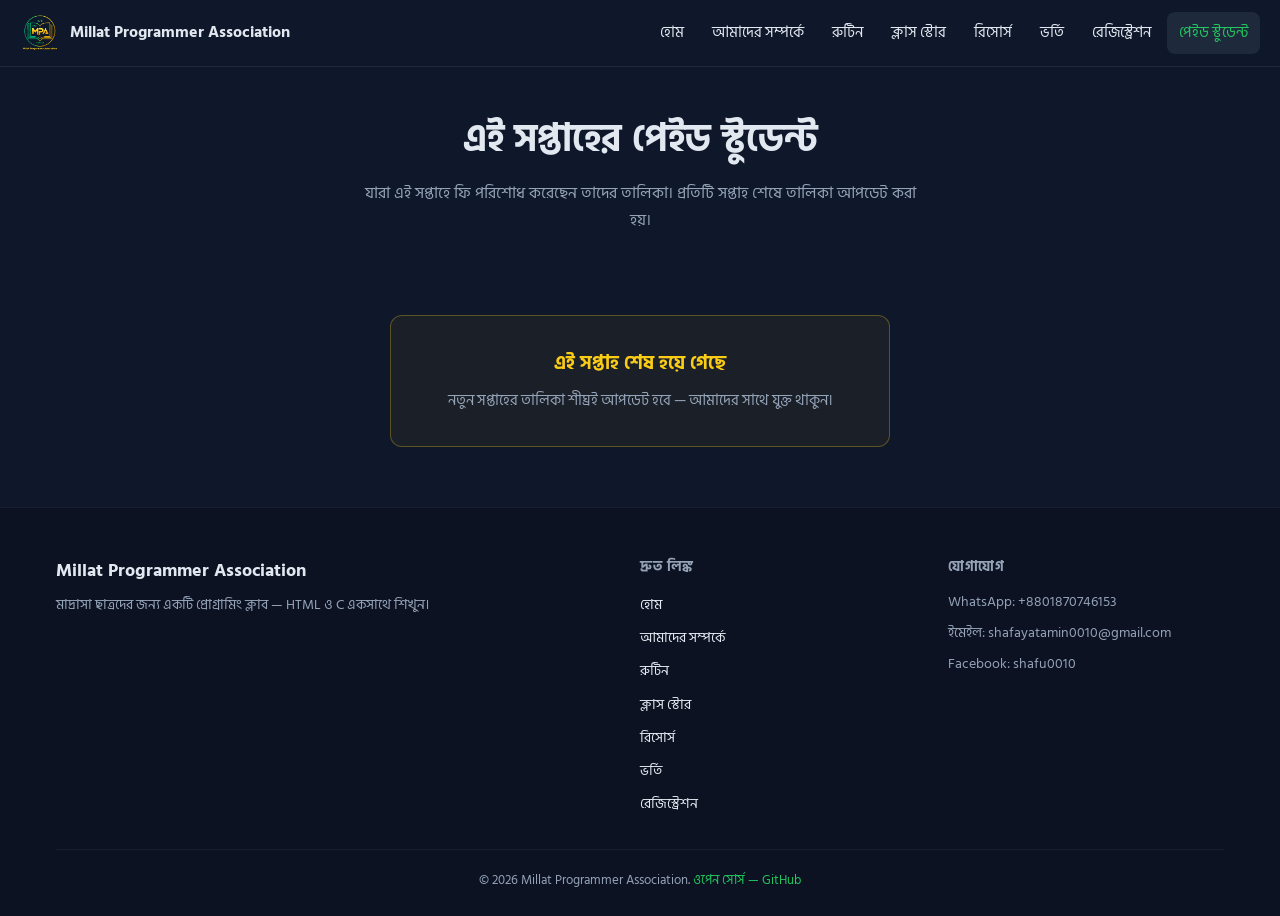
<file: paid.html>
<!DOCTYPE html>
<html lang="bn">
<head>
  <meta charset="UTF-8">
  <meta name="viewport" content="width=device-width, initial-scale=1.0">
  <meta name="description" content="এই সপ্তাহের পেইড স্টুডেন্ট — Millat Programmer Association (MPA)। যারা এই সপ্তাহে ফি পরিশোধ করেছেন তাদের তালিকা।">
  <title>পেইড স্টুডেন্ট — MPA</title>
  <link rel="icon" type="image/png" href="assets/logo.png">
  <link rel="preconnect" href="https://fonts.googleapis.com">
  <link rel="preconnect" href="https://fonts.gstatic.com" crossorigin>
  <link href="https://fonts.googleapis.com/css2?family=Poppins:wght@400;500;600;700;800&family=Hind+Siliguri:wght@400;500;600;700&display=swap" rel="stylesheet">
  <link rel="stylesheet" href="css/style.css">
</head>
<body>

  <!-- ========== NAVBAR ========== -->
  <header class="site-header">
    <nav class="navbar">
      <a href="index.html" class="nav-brand">
        <img src="assets/logo.png" alt="MPA Logo" class="nav-logo">
        <span class="nav-brand-name">Millat Programmer Association</span>
      </a>
      <button class="nav-toggle" aria-label="Toggle menu" aria-expanded="false">
        <span class="bar"></span><span class="bar"></span><span class="bar"></span>
      </button>
      <ul class="nav-menu" id="navMenu">
        <li><a href="index.html">হোম</a></li>
        <li><a href="about.html">আমাদের সম্পর্কে</a></li>
        <li><a href="routine.html">রুটিন</a></li>
        <li><a href="classes.html">ক্লাস স্টোর</a></li>
        <li><a href="resources.html">রিসোর্স</a></li>
        <li><a href="enroll.html">ভর্তি</a></li>
        <li><a href="register.html">রেজিস্ট্রেশন</a></li>
        <li><a href="paid.html" class="active">পেইড স্টুডেন্ট</a></li>
      </ul>
    </nav>
  </header>

  <!-- ========== PAGE HEADER ========== -->
  <header class="page-header fade-in">
    <div class="container">
      <h1>এই সপ্তাহের পেইড স্টুডেন্ট</h1>
      <p>যারা এই সপ্তাহে ফি পরিশোধ করেছেন তাদের তালিকা। প্রতিটি সপ্তাহ শেষে তালিকা আপডেট করা হয়।</p>
    </div>
  </header>

  <!-- ========== PAID STUDENTS CONTENT ========== -->
  <section class="section fade-in">
    <div class="container">
      <div id="paid-content">
        <!-- Rendered by js/paid.js -->
      </div>
    </div>
  </section>

  <!-- ========== FOOTER ========== -->
  <footer class="footer" id="footer-placeholder">
    <!-- Injected by js/main.js -->
  </footer>

  <!-- ========== SCRIPTS ========== -->
  <script src="data/paid-students.js"></script>
  <script src="js/main.js"></script>
  <script src="js/paid.js"></script>
</body>
</html>
</file>
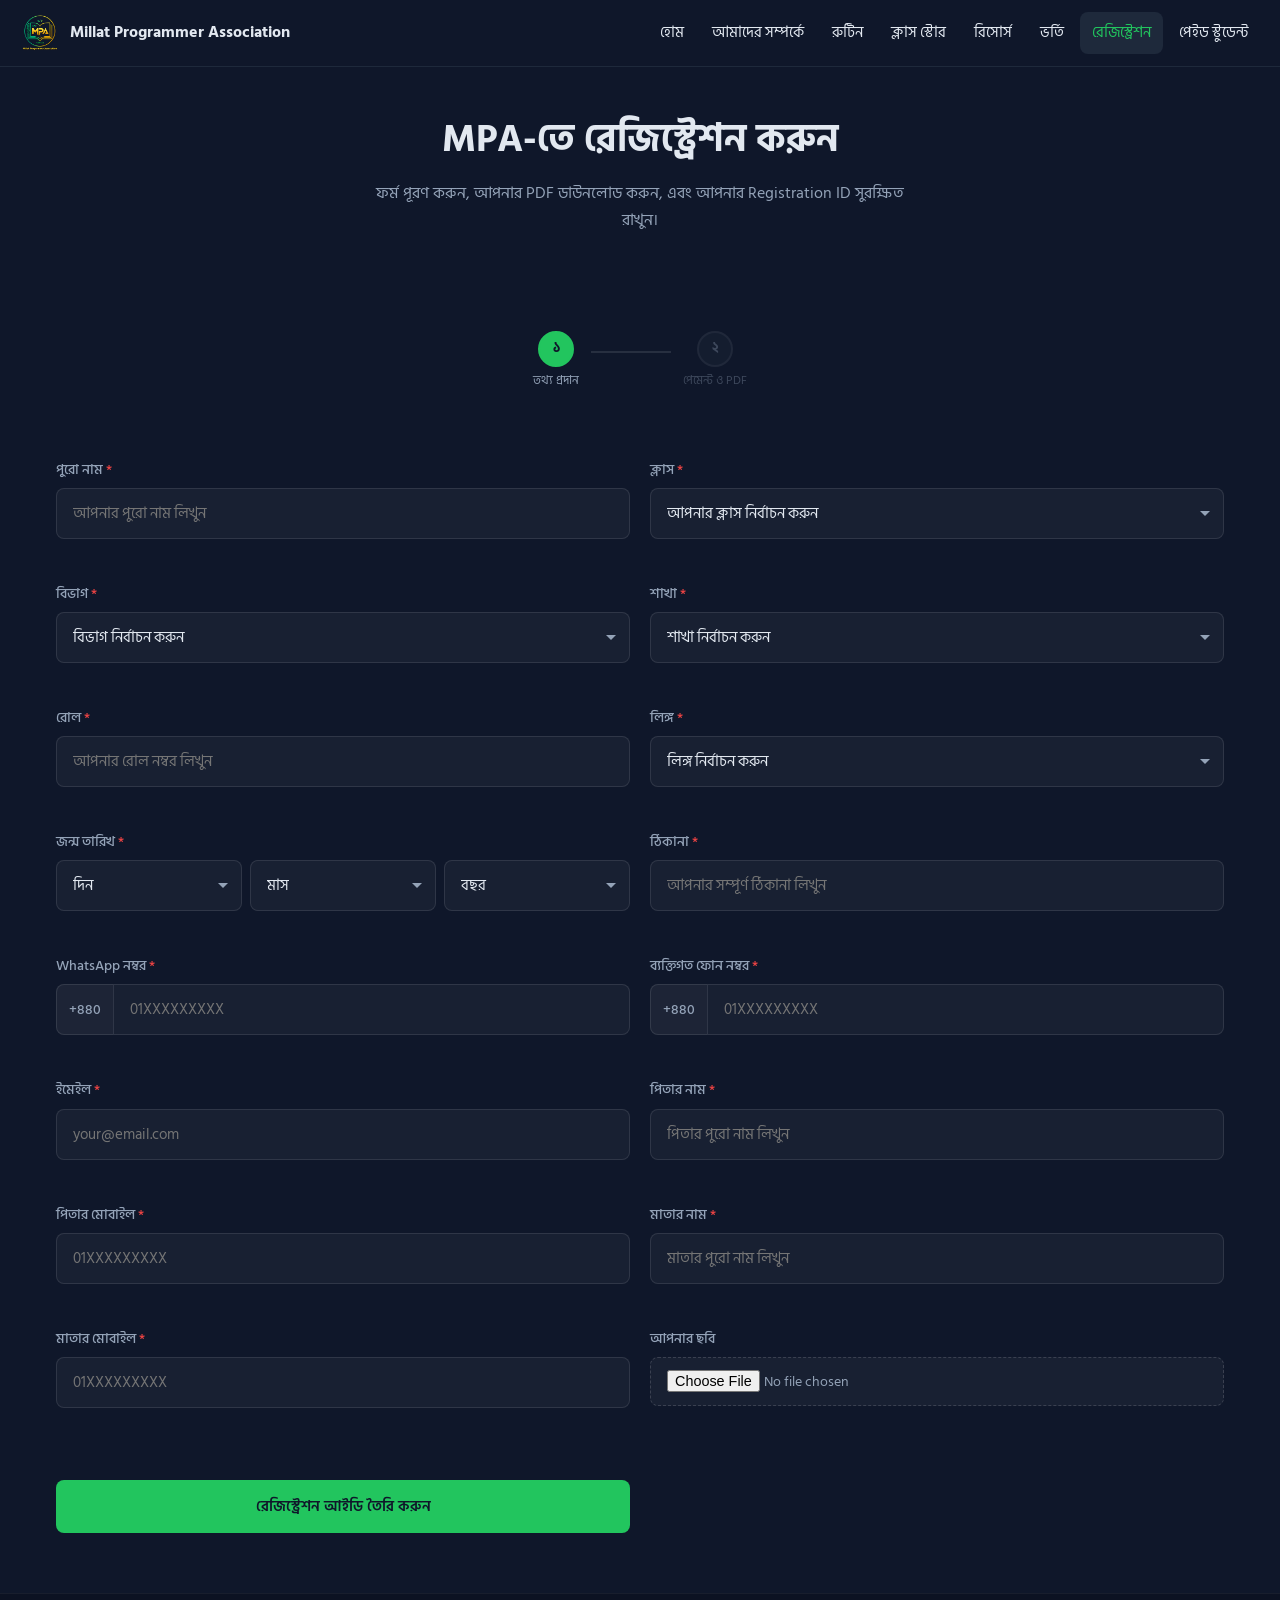
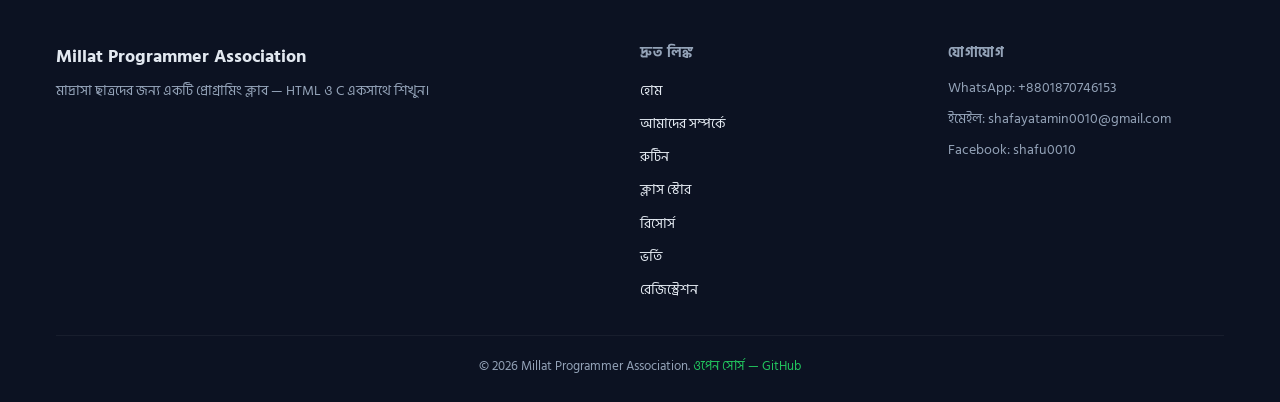
<file: register.html>
<!DOCTYPE html>
<html lang="bn">
<head>
  <meta charset="UTF-8">
  <meta name="viewport" content="width=device-width, initial-scale=1.0">
  <meta name="description" content="MPA-তে রেজিস্ট্রেশন করুন — ফর্ম পূরণ করুন, PDF ডাউনলোড করুন, এবং Registration ID সুরক্ষিত রাখুন।">
  <title>রেজিস্ট্রেশন — MPA</title>
  <link rel="icon" type="image/png" href="assets/logo.png">
  <link rel="preconnect" href="https://fonts.googleapis.com">
  <link rel="preconnect" href="https://fonts.gstatic.com" crossorigin>
  <link href="https://fonts.googleapis.com/css2?family=Poppins:wght@400;500;600;700;800&family=Hind+Siliguri:wght@400;500;600;700&display=swap" rel="stylesheet">
  <link rel="stylesheet" href="css/style.css">
</head>
<body>

  <!-- ========== NAVBAR ========== -->
  <header class="site-header">
    <nav class="navbar">
      <a href="index.html" class="nav-brand">
        <img src="assets/logo.png" alt="MPA Logo" class="nav-logo">
        <span class="nav-brand-name">Millat Programmer Association</span>
      </a>
      <button class="nav-toggle" aria-label="Toggle menu" aria-expanded="false">
        <span class="bar"></span><span class="bar"></span><span class="bar"></span>
      </button>
      <ul class="nav-menu" id="navMenu">
        <li><a href="index.html">হোম</a></li>
        <li><a href="about.html">আমাদের সম্পর্কে</a></li>
        <li><a href="routine.html">রুটিন</a></li>
        <li><a href="classes.html">ক্লাস স্টোর</a></li>
        <li><a href="resources.html">রিসোর্স</a></li>
        <li><a href="enroll.html">ভর্তি</a></li>
        <li><a href="register.html" class="active">রেজিস্ট্রেশন</a></li>
        <li><a href="paid.html">পেইড স্টুডেন্ট</a></li>
      </ul>
    </nav>
  </header>

  <!-- ========== PAGE HEADER ========== -->
  <header class="page-header fade-in">
    <div class="container">
      <h1>MPA-তে রেজিস্ট্রেশন করুন</h1>
      <p>ফর্ম পূরণ করুন, আপনার PDF ডাউনলোড করুন, এবং আপনার Registration ID সুরক্ষিত রাখুন।</p>
    </div>
  </header>

  <!-- ========== STEP INDICATOR ========== -->
  <section class="section" style="padding-bottom: 0;">
    <div class="container">
      <div class="step-indicator" id="step-indicator">
        <div class="step-dot active" data-step="1">
          <span class="step-num">১</span>
          <span class="step-label">তথ্য প্রদান</span>
        </div>
        <div class="step-line"></div>
        <div class="step-dot" data-step="2">
          <span class="step-num">২</span>
          <span class="step-label">পেমেন্ট ও PDF</span>
        </div>
      </div>
    </div>
  </section>

  <!-- ========== STEP 1: REGISTRATION FORM ========== -->
  <section class="section fade-in" id="step-1-section">
    <div class="container">
      <form id="reg-form" class="form-grid">

        <div class="form-group">
          <label for="reg-name">পুরো নাম <span class="required">*</span></label>
          <input type="text" id="reg-name" class="form-control" required placeholder="আপনার পুরো নাম লিখুন">
          <div class="field-error" id="error-name"></div>
        </div>

        <div class="form-group">
          <label for="reg-class">ক্লাস <span class="required">*</span></label>
          <select id="reg-class" class="form-control" required>
            <option value="">আপনার ক্লাস নির্বাচন করুন</option>
          </select>
          <div class="field-error" id="error-class"></div>
        </div>

        <div class="form-group">
          <label for="reg-dept">বিভাগ <span class="required">*</span></label>
          <select id="reg-dept" class="form-control" required>
            <option value="">বিভাগ নির্বাচন করুন</option>
          </select>
          <div class="field-error" id="error-dept"></div>
        </div>

        <div class="form-group">
          <label for="reg-section">শাখা <span class="required">*</span></label>
          <select id="reg-section" class="form-control" required>
            <option value="">শাখা নির্বাচন করুন</option>
          </select>
          <div class="field-error" id="error-section"></div>
        </div>

        <div class="form-group">
          <label for="reg-roll">রোল <span class="required">*</span></label>
          <input type="number" id="reg-roll" class="form-control" required min="1" placeholder="আপনার রোল নম্বর লিখুন">
          <div class="field-error" id="error-roll"></div>
        </div>

        <div class="form-group">
          <label for="reg-gender">লিঙ্গ <span class="required">*</span></label>
          <select id="reg-gender" class="form-control" required>
            <option value="">লিঙ্গ নির্বাচন করুন</option>
          </select>
          <div class="field-error" id="error-gender"></div>
        </div>

        <div class="form-group">
          <label for="reg-dob">জন্ম তারিখ <span class="required">*</span></label>
          <div class="dob-group">
            <select id="dob-day" class="form-control">
              <option value="">দিন</option>
            </select>
            <select id="dob-month" class="form-control">
              <option value="">মাস</option>
            </select>
            <select id="dob-year" class="form-control">
              <option value="">বছর</option>
            </select>
          </div>
          <div class="field-error" id="error-dob"></div>
        </div>

        <div class="form-group">
          <label for="reg-address">ঠিকানা <span class="required">*</span></label>
          <input type="text" id="reg-address" class="form-control" required placeholder="আপনার সম্পূর্ণ ঠিকানা লিখুন" minlength="5">
          <div class="field-error" id="error-address"></div>
        </div>

        <div class="form-group">
          <label for="reg-whatsapp">WhatsApp নম্বর <span class="required">*</span></label>
          <div class="phone-group">
            <span class="phone-prefix">+880</span>
            <input type="tel" id="reg-whatsapp" class="form-control" required placeholder="01XXXXXXXXX" maxlength="11">
          </div>
          <div class="field-error" id="error-whatsapp"></div>
        </div>

        <div class="form-group">
          <label for="reg-phone">ব্যক্তিগত ফোন নম্বর <span class="required">*</span></label>
          <div class="phone-group">
            <span class="phone-prefix">+880</span>
            <input type="tel" id="reg-phone" class="form-control" required placeholder="01XXXXXXXXX" maxlength="11">
          </div>
          <div class="field-error" id="error-phone"></div>
        </div>

        <div class="form-group">
          <label for="reg-email">ইমেইল <span class="required">*</span></label>
          <input type="email" id="reg-email" class="form-control" required placeholder="your@email.com">
          <div class="field-error" id="error-email"></div>
        </div>

        <div class="form-group">
          <label for="reg-father-name">পিতার নাম <span class="required">*</span></label>
          <input type="text" id="reg-father-name" class="form-control" required placeholder="পিতার পুরো নাম লিখুন">
          <div class="field-error" id="error-father-name"></div>
        </div>

        <div class="form-group">
          <label for="reg-father-phone">পিতার মোবাইল <span class="required">*</span></label>
          <input type="tel" id="reg-father-phone" class="form-control" required placeholder="01XXXXXXXXX" maxlength="15">
          <div class="field-error" id="error-father-phone"></div>
        </div>

        <div class="form-group">
          <label for="reg-mother-name">মাতার নাম <span class="required">*</span></label>
          <input type="text" id="reg-mother-name" class="form-control" required placeholder="মাতার পুরো নাম লিখুন">
          <div class="field-error" id="error-mother-name"></div>
        </div>

        <div class="form-group">
          <label for="reg-mother-phone">মাতার মোবাইল <span class="required">*</span></label>
          <input type="tel" id="reg-mother-phone" class="form-control" required placeholder="01XXXXXXXXX" maxlength="15">
          <div class="field-error" id="error-mother-phone"></div>
        </div>

        <div class="form-group">
          <label for="reg-picture">আপনার ছবি</label>
          <div class="file-input-wrap">
            <input type="file" id="reg-picture" accept="image/jpeg,image/png">
          </div>
          <div class="file-preview" id="picture-preview"></div>
          <div class="field-error" id="error-picture"></div>
        </div>

        <button type="submit" class="btn btn-primary btn-block mt-16">রেজিস্ট্রেশন আইডি তৈরি করুন</button>
      </form>
    </div>
  </section>

  <!-- ========== STEP 1 RESULT: SUCCESS PANEL ========== -->
  <div id="step-1-result" style="display:none" class="success-panel fade-in">
    <div class="container">
      <h2>রেজিস্ট্রেশন সম্পন্ন!</h2>
      <p>আপনার Registration ID:</p>
      <div class="reg-id" id="display-reg-id"></div>
      <div class="save-note">এই আইডিটি সংরক্ষণ করুন — পেমেন্ট কনফার্ম করতে এটি লাগবে।</div>

      <h3>আপনার তথ্য</h3>
      <table class="summary-table">
        <tr><td>নাম</td><td id="summary-name"></td></tr>
        <tr><td>ক্লাস</td><td id="summary-class"></td></tr>
        <tr><td>বিভাগ</td><td id="summary-dept"></td></tr>
        <tr><td>শাখা</td><td id="summary-section"></td></tr>
        <tr><td>রোল</td><td id="summary-roll"></td></tr>
        <tr><td>লিঙ্গ</td><td id="summary-gender"></td></tr>
        <tr><td>জন্ম তারিখ</td><td id="summary-dob"></td></tr>
        <tr><td>ঠিকানা</td><td id="summary-address"></td></tr>
        <tr><td>WhatsApp</td><td id="summary-whatsapp"></td></tr>
        <tr><td>ফোন</td><td id="summary-phone"></td></tr>
        <tr><td>ইমেইল</td><td id="summary-email"></td></tr>
        <tr><td>পিতা</td><td id="summary-father-name"></td></tr>
        <tr><td>পিতার মোবাইল</td><td id="summary-father-phone"></td></tr>
        <tr><td>মাতা</td><td id="summary-mother-name"></td></tr>
        <tr><td>মাতার মোবাইল</td><td id="summary-mother-phone"></td></tr>
        <tr><td>Registration ID</td><td id="summary-regid"></td></tr>
      </table>

      <!-- Payment instructions box -->
      <div class="payment-box">
        <h3>পেমেন্ট নির্দেশনা</h3>
        <p>সাপ্তাহিক ৫০&#2547; ফি bKash বা Nagad (Send Money) এ পাঠান।</p>
        <div class="payment-number">+8801870746153</div>
        <p>পেমেন্ট করার পর TrxID সংরক্ষণ করুন।</p>
      </div>

      <a id="wa-payment-link" class="btn btn-green mt-16" target="_blank" rel="noopener">WhatsApp-এ পেমেন্ট পাঠান</a>

      <div class="mt-16">
        <button class="btn btn-primary" id="go-to-payment-btn">পেমেন্ট তথ্য প্রদান করুন</button>
      </div>
    </div>
  </div>

  <!-- ========== STEP 2: PAYMENT FORM ========== -->
  <section class="section fade-in" id="step-2-section" style="display:none">
    <div class="container">
      <h2 class="section-title text-center">পেমেন্ট তথ্য</h2>
      <p class="section-subtitle text-center">পেমেন্ট সম্পন্ন হলে নিচের ফর্ম পূরণ করুন এবং আপনার আবেদন PDF ডাউনলোড করুন।</p>

      <form id="payment-form" class="form-grid" style="max-width: 600px; margin: 0 auto;">
        <div class="form-group full-width">
          <label for="pay-bkash">bKash / Nagad নম্বর <span class="required">*</span></label>
          <div class="phone-group">
            <span class="phone-prefix">+880</span>
            <input type="tel" id="pay-bkash" class="form-control" required placeholder="01XXXXXXXXX" maxlength="11">
          </div>
          <div class="field-error" id="error-bkash"></div>
        </div>

        <div class="form-group">
          <label for="pay-amount">পরিমাণ (৳) <span class="required">*</span></label>
          <input type="number" id="pay-amount" class="form-control" required value="50" min="1" placeholder="50">
          <div class="field-error" id="error-amount"></div>
        </div>

        <div class="form-group">
          <label for="pay-trxid">TrxID <span class="required">*</span></label>
          <input type="text" id="pay-trxid" class="form-control" required placeholder="লেনদেন আইডি লিখুন" minlength="5">
          <div class="field-error" id="error-trxid"></div>
        </div>

        <div class="form-group full-width">
          <button type="submit" class="btn btn-primary btn-block" id="download-pdf-btn">PDF ডাউনলোড করুন</button>
        </div>
      </form>
    </div>
  </section>

  <!-- ========== PDF DOWNLOAD SUCCESS ========== -->
  <div id="pdf-success" style="display:none" class="success-panel fade-in">
    <div class="container">
      <h2>PDF ডাউনলোড সম্পন্ন!</h2>
      <p class="save-note">আপনার আবেদন PDF ডাউনলোড হয়েছে। প্রিন্ট করে স্বাক্ষর করুন।</p>
      <div class="mt-16">
        <a href="index.html" class="btn btn-primary">হোমে ফিরে যান</a>
      </div>
    </div>
  </div>

  <!-- ========== FOOTER ========== -->
  <footer class="footer" id="footer-placeholder">
    <!-- js/main.js দ্বারা ইনজেক্ট করা হবে -->
  </footer>

  <!-- ========== SCRIPTS ========== -->
  <script src="libs/pdf-lib.min.js"></script>
  <script src="data/pdf-blank.js"></script>
  <script src="data/pdf-fields.js"></script>
  <script src="data/registration-fields.js"></script>
  <script src="js/main.js"></script>
  <script src="js/register.js"></script>
</body>
</html>
</file>
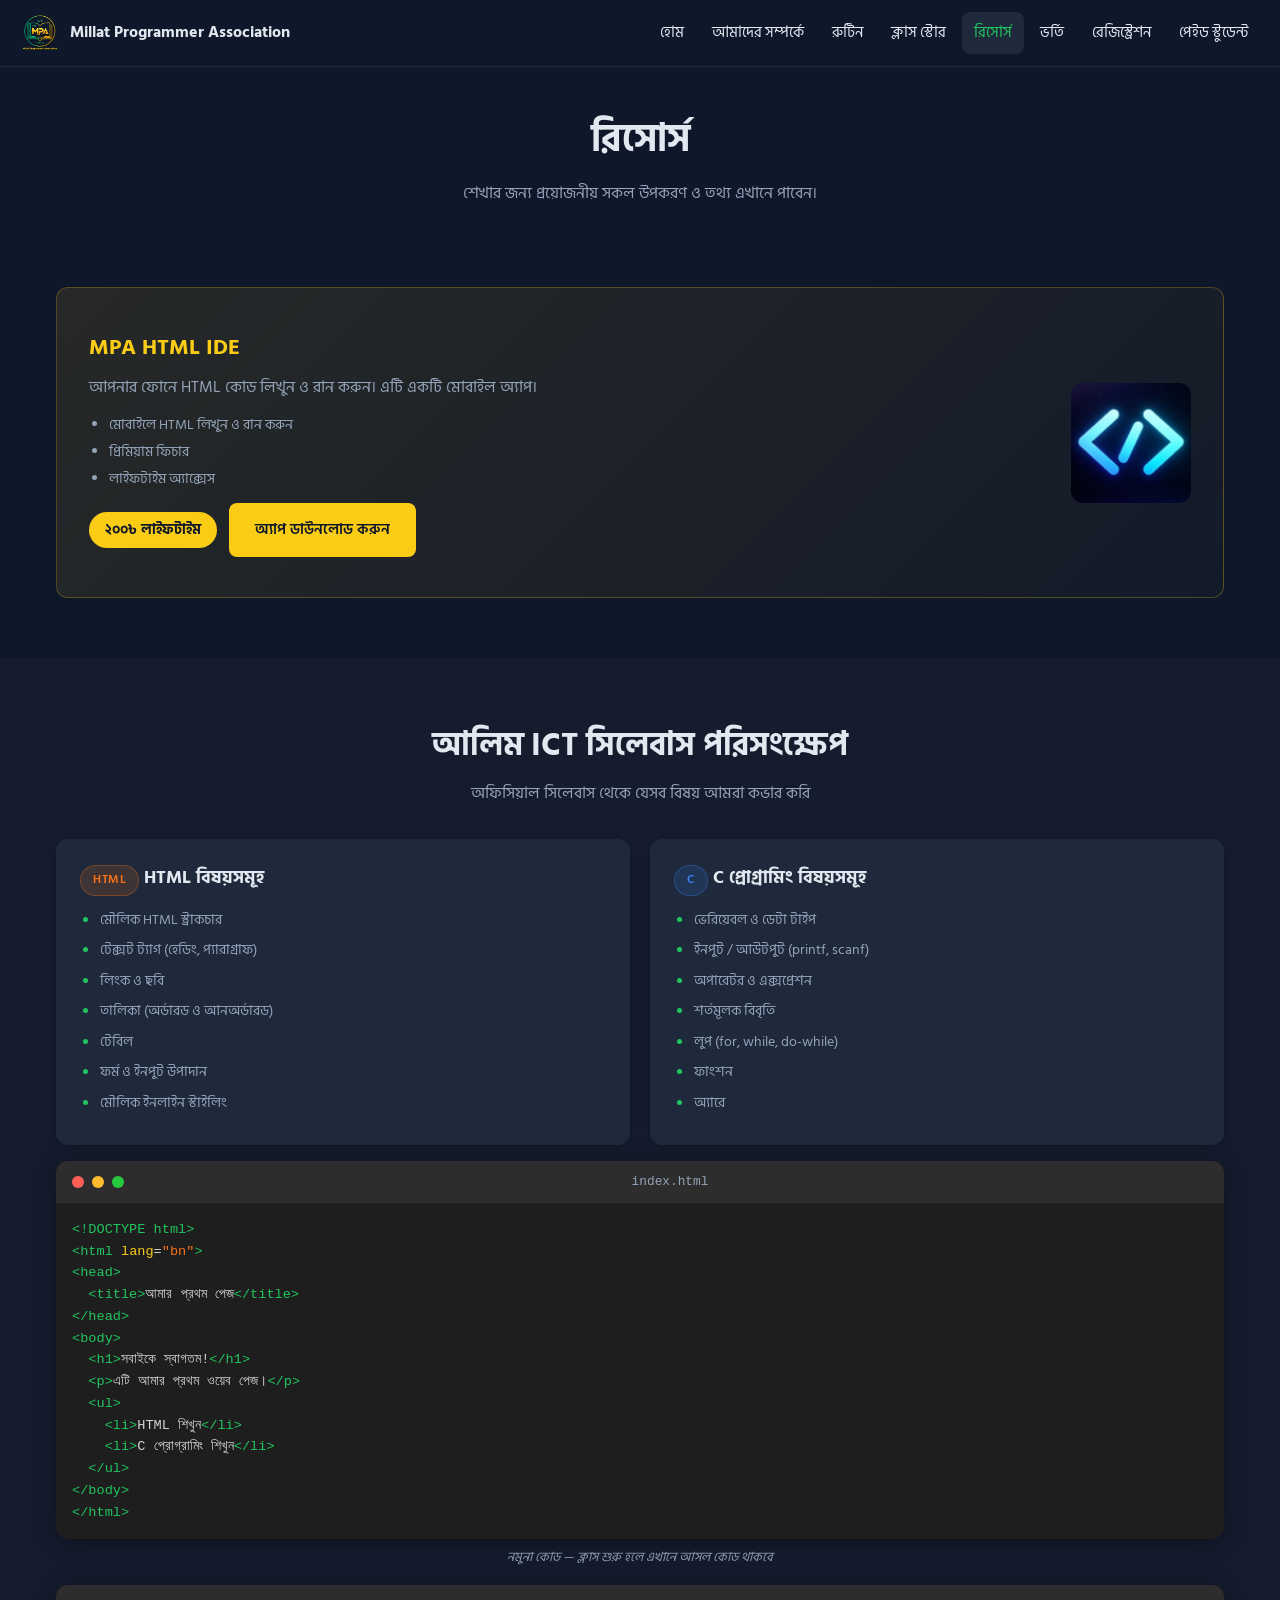
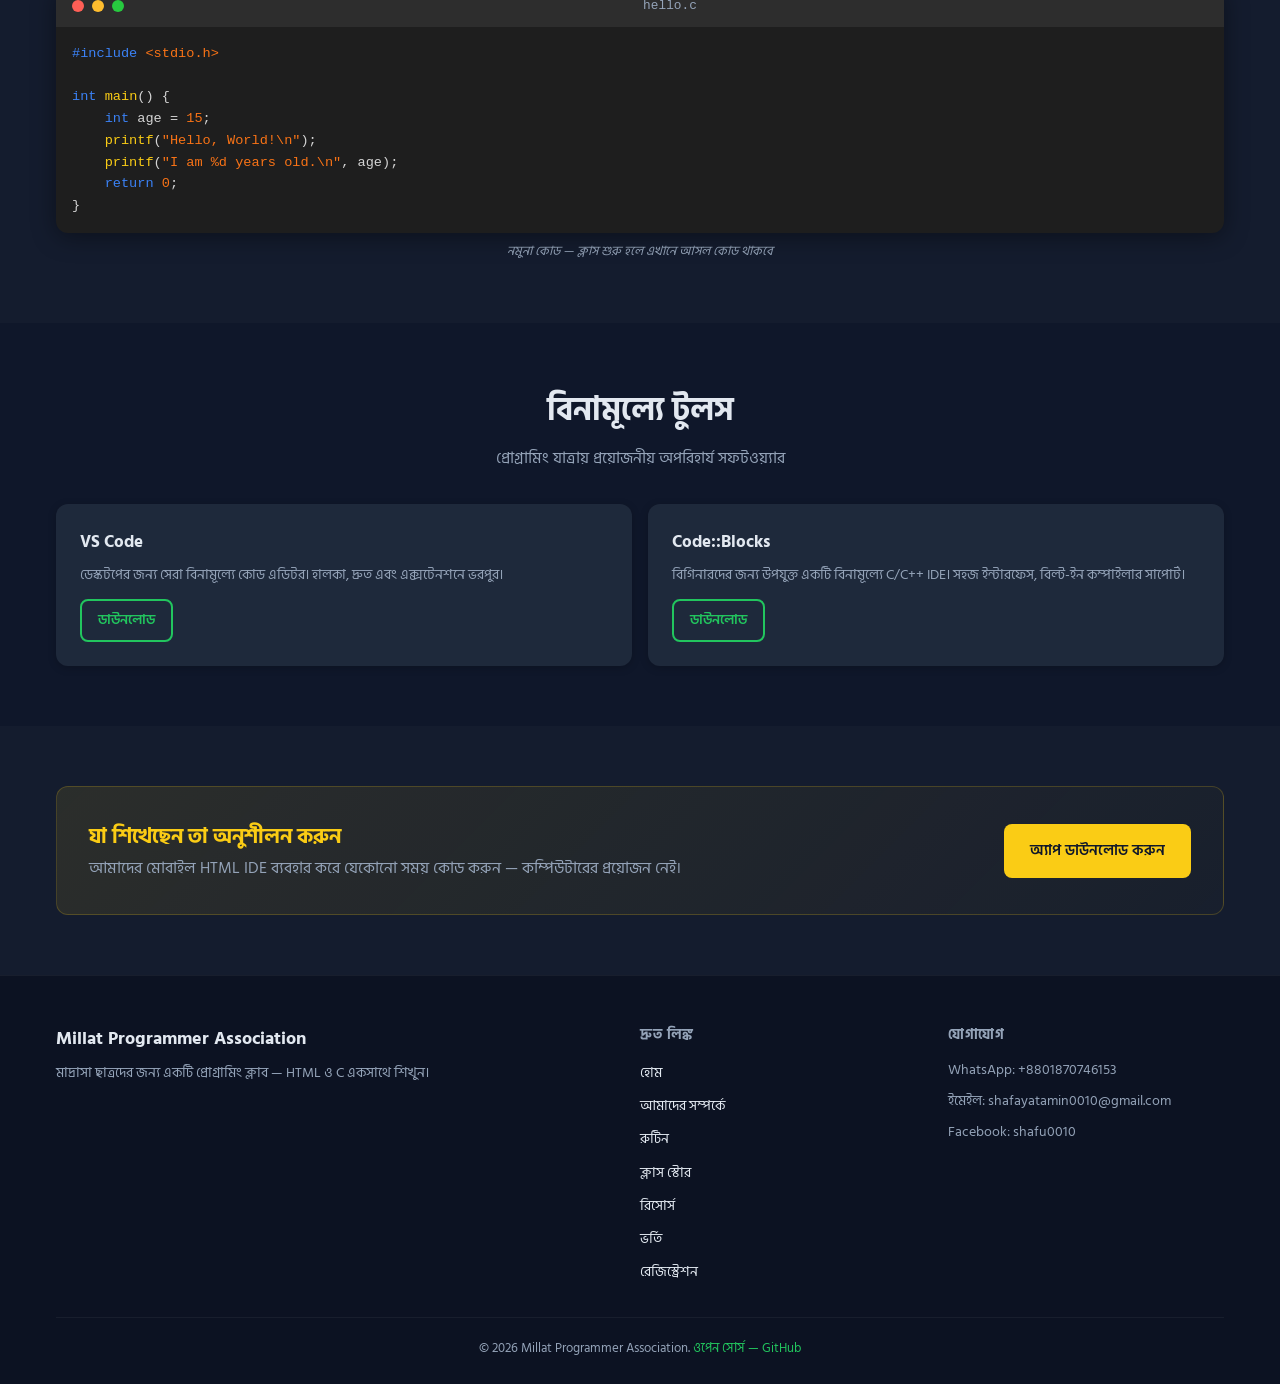
<file: resources.html>
<!DOCTYPE html>
<html lang="bn">
<head>
  <meta charset="UTF-8">
  <meta name="viewport" content="width=device-width, initial-scale=1.0">
  <meta name="description" content="রিসোর্স — মিলাট প্রোগ্রামার অ্যাসোসিয়েশন (MPA)। টুলস, সিলেবাস ও অধ্যয়ন উপকরণ।">
  <title>রিসোর্স — MPA</title>
  <link rel="icon" type="image/png" href="assets/logo.png">
  <link rel="preconnect" href="https://fonts.googleapis.com">
  <link rel="preconnect" href="https://fonts.gstatic.com" crossorigin>
  <link href="https://fonts.googleapis.com/css2?family=Poppins:wght@400;500;600;700;800&family=Hind+Siliguri:wght@400;500;600;700&display=swap" rel="stylesheet">
  <link rel="stylesheet" href="css/style.css">
</head>
<body>

  <!-- ========== NAVBAR ========== -->
  <header class="site-header">
    <nav class="navbar">
      <a href="index.html" class="nav-brand">
        <img src="assets/logo.png" alt="MPA Logo" class="nav-logo">
        <span class="nav-brand-name">Millat Programmer Association</span>
      </a>
      <button class="nav-toggle" aria-label="Toggle menu" aria-expanded="false">
        <span class="bar"></span><span class="bar"></span><span class="bar"></span>
      </button>
      <ul class="nav-menu" id="navMenu">
        <li><a href="index.html">হোম</a></li>
        <li><a href="about.html">আমাদের সম্পর্কে</a></li>
        <li><a href="routine.html">রুটিন</a></li>
        <li><a href="classes.html">ক্লাস স্টোর</a></li>
        <li><a href="resources.html" class="active">রিসোর্স</a></li>
        <li><a href="enroll.html">ভর্তি</a></li>
        <li><a href="register.html">রেজিস্ট্রেশন</a></li>
        <li><a href="paid.html">পেইড স্টুডেন্ট</a></li>
      </ul>
    </nav>
  </header>

  <!-- ========== PAGE HEADER ========== -->
  <header class="page-header fade-in">
    <div class="container">
      <h1>রিসোর্স</h1>
      <p>শেখার জন্য প্রয়োজনীয় সকল উপকরণ ও তথ্য এখানে পাবেন।</p>
    </div>
  </header>

  <!-- ========== FEATURED: MPA HTML IDE ========== -->
  <section class="section">
    <div class="container">
      <div class="featured-card fade-in">
        <div class="featured-card-text">
          <h3>MPA HTML IDE</h3>
          <p>আপনার ফোনে HTML কোড লিখুন ও রান করুন। এটি একটি মোবাইল অ্যাপ।</p>
          <ul class="promo-features">
            <li>মোবাইলে HTML লিখুন ও রান করুন</li>
            <li>প্রিমিয়াম ফিচার</li>
            <li>লাইফটাইম অ্যাক্সেস</li>
          </ul>
          <div style="display:flex;align-items:center;gap:12px;flex-wrap:wrap;margin-top:12px;">
            <span class="price-badge">২০০৳ লাইফটাইম</span>
            <a href="https://shafayatamin.github.io/htmlide" target="_blank" rel="noopener" class="btn btn-gold">অ্যাপ ডাউনলোড করুন</a>
          </div>
        </div>
        <img src="assets/htmlide.png" alt="MPA HTML IDE" class="featured-card-img">
      </div>
    </div>
  </section>

  <!-- ========== ALIM ICT SYLLABUS OVERVIEW ========== -->
  <section class="section" style="background: rgba(255,255,255,0.02);">
    <div class="container">
      <h2 class="section-title text-center fade-in">আলিম ICT সিলেবাস পরিসংক্ষেপ</h2>
      <p class="section-subtitle text-center fade-in">অফিসিয়াল সিলেবাস থেকে যেসব বিষয় আমরা কভার করি</p>
      <div class="syllabus-grid">
        <div class="card syllabus-card fade-in">
          <h3><span class="badge badge-html">HTML</span> HTML বিষয়সমূহ</h3>
          <ul>
            <li>মৌলিক HTML স্ট্রাকচার</li>
            <li>টেক্সট ট্যাগ (হেডিং, প্যারাগ্রাফ)</li>
            <li>লিংক ও ছবি</li>
            <li>তালিকা (অর্ডারড ও আনঅর্ডারড)</li>
            <li>টেবিল</li>
            <li>ফর্ম ও ইনপুট উপাদান</li>
            <li>মৌলিক ইনলাইন স্টাইলিং</li>
          </ul>
        </div>
        <div class="card syllabus-card fade-in">
          <h3><span class="badge badge-c">C</span> C প্রোগ্রামিং বিষয়সমূহ</h3>
          <ul>
            <li>ভেরিয়েবল ও ডেটা টাইপ</li>
            <li>ইনপুট / আউটপুট (printf, scanf)</li>
            <li>অপারেটর ও এক্সপ্রেশন</li>
            <li>শর্তমূলক বিবৃতি</li>
            <li>লুপ (for, while, do-while)</li>
            <li>ফাংশন</li>
            <li>অ্যারে</li>
          </ul>
        </div>
      </div>

      <!-- CODE CONTAINERS -->
      <div class="code-container fade-in">
        <div class="code-titlebar">
          <span class="code-dot code-dot-red"></span>
          <span class="code-dot code-dot-yellow"></span>
          <span class="code-dot code-dot-green"></span>
          <span class="code-filename">index.html</span>
        </div>
        <div class="code-body">
          <pre><code><span class="code-tag">&lt;!DOCTYPE html&gt;</span>
<span class="code-tag">&lt;html</span> <span class="code-attr">lang</span>=<span class="code-str">"bn"</span><span class="code-tag">&gt;</span>
<span class="code-tag">&lt;head&gt;</span>
  <span class="code-tag">&lt;title&gt;</span>আমার প্রথম পেজ<span class="code-tag">&lt;/title&gt;</span>
<span class="code-tag">&lt;/head&gt;</span>
<span class="code-tag">&lt;body&gt;</span>
  <span class="code-tag">&lt;h1&gt;</span>সবাইকে স্বাগতম!<span class="code-tag">&lt;/h1&gt;</span>
  <span class="code-tag">&lt;p&gt;</span>এটি আমার প্রথম ওয়েব পেজ।<span class="code-tag">&lt;/p&gt;</span>
  <span class="code-tag">&lt;ul&gt;</span>
    <span class="code-tag">&lt;li&gt;</span>HTML শিখুন<span class="code-tag">&lt;/li&gt;</span>
    <span class="code-tag">&lt;li&gt;</span>C প্রোগ্রামিং শিখুন<span class="code-tag">&lt;/li&gt;</span>
  <span class="code-tag">&lt;/ul&gt;</span>
<span class="code-tag">&lt;/body&gt;</span>
<span class="code-tag">&lt;/html&gt;</span></code></pre>
        </div>
      </div>
      <p class="code-caption">নমুনা কোড — ক্লাস শুরু হলে এখানে আসল কোড থাকবে</p>

      <div class="code-container fade-in">
        <div class="code-titlebar">
          <span class="code-dot code-dot-red"></span>
          <span class="code-dot code-dot-yellow"></span>
          <span class="code-dot code-dot-green"></span>
          <span class="code-filename">hello.c</span>
        </div>
        <div class="code-body">
          <pre><code><span class="code-kw">#include</span> <span class="code-str">&lt;stdio.h&gt;</span>

<span class="code-kw">int</span> <span class="code-fn">main</span>() {
    <span class="code-kw">int</span> age = <span class="code-num">15</span>;
    <span class="code-fn">printf</span>(<span class="code-str">"Hello, World!\n"</span>);
    <span class="code-fn">printf</span>(<span class="code-str">"I am %d years old.\n"</span>, age);
    <span class="code-kw">return</span> <span class="code-num">0</span>;
}</code></pre>
        </div>
      </div>
      <p class="code-caption">নমুনা কোড — ক্লাস শুরু হলে এখানে আসল কোড থাকবে</p>
    </div>
  </section>

  <!-- ========== FREE TOOLS ========== -->
  <section class="section">
    <div class="container">
      <h2 class="section-title text-center fade-in">বিনামূল্যে টুলস</h2>
      <p class="section-subtitle text-center fade-in">প্রোগ্রামিং যাত্রায় প্রয়োজনীয় অপরিহার্য সফটওয়্যার</p>
      <div class="tools-grid">
        <div class="card tool-card fade-in">
          <h3>VS Code</h3>
          <p>ডেস্কটপের জন্য সেরা বিনামূল্যে কোড এডিটর। হালকা, দ্রুত এবং এক্সটেনশনে ভরপুর।</p>
          <a href="https://code.visualstudio.com" target="_blank" rel="noopener" class="btn btn-outline btn-small">ডাউনলোড</a>
        </div>
        <div class="card tool-card fade-in">
          <h3>Code::Blocks</h3>
          <p>বিগিনারদের জন্য উপযুক্ত একটি বিনামূল্যে C/C++ IDE। সহজ ইন্টারফেস, বিল্ট-ইন কম্পাইলার সাপোর্ট।</p>
          <a href="https://www.codeblocks.org" target="_blank" rel="noopener" class="btn btn-outline btn-small">ডাউনলোড</a>
        </div>
      </div>
    </div>
  </section>

  <!-- ========== PRACTICE PROMO ========== -->
  <section class="section" style="background: rgba(255,255,255,0.02);">
    <div class="container">
      <div class="promo-card fade-in">
        <div>
          <h3>যা শিখেছেন তা অনুশীলন করুন</h3>
          <p>আমাদের মোবাইল HTML IDE ব্যবহার করে যেকোনো সময় কোড করুন — কম্পিউটারের প্রয়োজন নেই।</p>
        </div>
        <a href="https://shafayatamin.github.io/htmlide" target="_blank" rel="noopener" class="btn btn-gold">অ্যাপ ডাউনলোড করুন</a>
      </div>
    </div>
  </section>

  <!-- ========== FOOTER ========== -->
  <footer class="footer" id="footer-placeholder">
    <!-- Injected by js/main.js -->
  </footer>

  <!-- ========== SCRIPTS ========== -->
  <script src="js/main.js"></script>
</body>
</html>
</file>
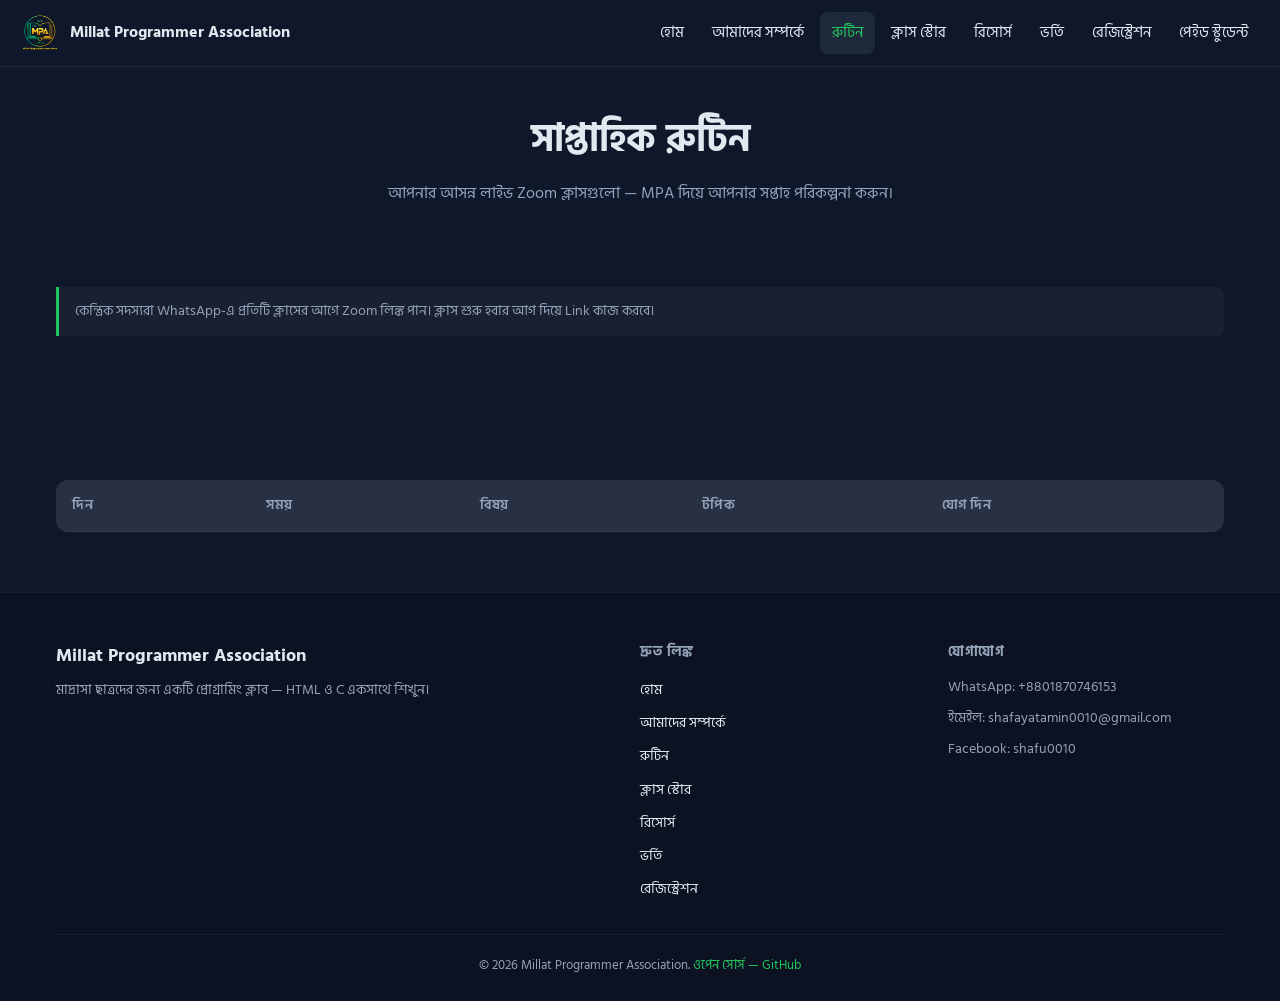
<file: routine.html>
<!DOCTYPE html>
<html lang="bn">
<head>
  <meta charset="UTF-8">
  <meta name="viewport" content="width=device-width, initial-scale=1.0">
  <meta name="description" content="সাপ্তাহিক ক্লাস রুটিন ও সময়সূচী — Millat Programmer Association (MPA)।">
  <title>রুটিন — MPA</title>
  <link rel="icon" type="image/png" href="assets/logo.png">
  <link rel="preconnect" href="https://fonts.googleapis.com">
  <link rel="preconnect" href="https://fonts.gstatic.com" crossorigin>
  <link href="https://fonts.googleapis.com/css2?family=Poppins:wght@400;500;600;700;800&family=Hind+Siliguri:wght@400;500;600;700&display=swap" rel="stylesheet">
  <link rel="stylesheet" href="css/style.css">
</head>
<body>

  <!-- ========== NAVBAR ========== -->
  <header class="site-header">
    <nav class="navbar">
      <a href="index.html" class="nav-brand">
        <img src="assets/logo.png" alt="MPA Logo" class="nav-logo">
        <span class="nav-brand-name">Millat Programmer Association</span>
      </a>
      <button class="nav-toggle" aria-label="Toggle menu" aria-expanded="false">
        <span class="bar"></span><span class="bar"></span><span class="bar"></span>
      </button>
      <ul class="nav-menu" id="navMenu">
        <li><a href="index.html">হোম</a></li>
        <li><a href="about.html">আমাদের সম্পর্কে</a></li>
        <li><a href="routine.html" class="active">রুটিন</a></li>
        <li><a href="classes.html">ক্লাস স্টোর</a></li>
        <li><a href="resources.html">রিসোর্স</a></li>
        <li><a href="enroll.html">ভর্তি</a></li>
        <li><a href="register.html">রেজিস্ট্রেশন</a></li>
        <li><a href="paid.html">পেইড স্টুডেন্ট</a></li>
      </ul>
    </nav>
  </header>

  <!-- ========== PAGE HEADER ========== -->
  <header class="page-header fade-in">
    <div class="container">
      <h1>সাপ্তাহিক রুটিন</h1>
      <p>আপনার আসন্ন লাইভ Zoom ক্লাসগুলো — MPA দিয়ে আপনার সপ্তাহ পরিকল্পনা করুন।</p>
    </div>
  </header>

  <!-- ========== ROUTINE NOTE ========== -->
  <section class="section fade-in">
    <div class="container">
      <div class="routine-note">
        কেন্ত্রিক সদস্যরা WhatsApp-এ প্রতিটি ক্লাসের আগে Zoom লিঙ্ক পান। ক্লাস শুরু হবার আগ দিয়ে Link কাজ করবে।
      </div>
    </div>
  </section>

  <!-- ========== ROUTINE TABLE ========== -->
  <section class="section fade-in">
    <div class="container">
      <div class="routine-table-wrap">
        <table class="routine-table">
          <thead>
            <tr>
              <th>দিন</th>
              <th>সময়</th>
              <th>বিষয়</th>
              <th>টপিক</th>
              <th>যোগ দিন</th>
            </tr>
          </thead>
          <tbody id="routine-body">
            <!-- Rendered by js/routine.js -->
          </tbody>
        </table>
      </div>
    </div>
  </section>

  <!-- ========== CLASS MODAL ========== -->
  <div class="modal-overlay" id="class-modal-overlay">
    <div class="modal" id="class-modal">
      <!-- Populated dynamically -->
    </div>
  </div>

  <!-- ========== FOOTER ========== -->
  <footer class="footer" id="footer-placeholder">
    <!-- Injected by js/main.js -->
  </footer>

  <!-- ========== SCRIPTS ========== -->
  <script src="data/routine.js"></script>
  <script src="js/main.js"></script>
  <script src="js/routine.js"></script>
</body>
</html>
</file>
<file: css/style.css>
/* ============================================
   MPA - Shared Stylesheet
   Dark theme, mobile-first, clean & modern
   ============================================ */

/* ---------- CSS Reset ---------- */
*,
*::before,
*::after {
  margin: 0;
  padding: 0;
  box-sizing: border-box;
}

/* ---------- Root Variables ---------- */
:root {
  --bg:        #0f172a;
  --card:      #1e293b;
  --text:      #e2e8f0;
  --muted:     #94a3b8;
  --green:     #22c55e;
  --gold:      #facc15;
  --orange:    #f97316;
  --blue:      #3b82f6;
  --red:       #ef4444;
  --radius:    12px;
  --shadow:    0 4px 24px rgba(0,0,0,0.3);
  --shadow-sm: 0 2px 8px rgba(0,0,0,0.2);
  --max-w:     1200px;
  --transition: 0.3s ease;
}

html {
  scroll-behavior: smooth;
}

body {
  font-family: 'Hind Siliguri', 'Poppins', sans-serif;
  background: var(--bg);
  color: var(--text);
  line-height: 1.7;
  min-height: 100vh;
  display: flex;
  flex-direction: column;
  overflow-x: hidden;
}

a {
  color: var(--green);
  text-decoration: none;
  transition: color var(--transition);
}

a:hover {
  color: var(--gold);
}

img {
  max-width: 100%;
  height: auto;
  display: block;
}

ul {
  list-style: none;
}

/* ---------- Container ---------- */
.container {
  width: 100%;
  max-width: var(--max-w);
  margin: 0 auto;
  padding: 0 16px;
}

/* ---------- Section ---------- */
.section {
  padding: 60px 0;
}

.section-title {
  font-size: clamp(1.5rem, 4vw, 2rem);
  font-weight: 700;
  margin-bottom: 8px;
}

.section-subtitle {
  color: var(--muted);
  font-size: 1rem;
  margin-bottom: 32px;
}

/* ---------- Cards ---------- */
.card {
  background: var(--card);
  border-radius: var(--radius);
  padding: 24px;
  box-shadow: var(--shadow-sm);
  transition: transform var(--transition), box-shadow var(--transition);
}

.card:hover {
  transform: translateY(-4px);
  box-shadow: var(--shadow);
}

/* ---------- Buttons ---------- */
.btn {
  display: inline-flex;
  align-items: center;
  gap: 8px;
  padding: 12px 24px;
  border-radius: 8px;
  font-family: inherit;
  font-size: 0.95rem;
  font-weight: 600;
  cursor: pointer;
  border: 2px solid transparent;
  transition: all var(--transition);
  text-align: center;
  text-decoration: none;
}

.btn-primary {
  background: var(--green);
  color: #0f172a;
}

.btn-primary:hover {
  background: #16a34a;
  color: #0f172a;
}

.btn-outline {
  background: transparent;
  color: var(--green);
  border-color: var(--green);
}

.btn-outline:hover {
  background: var(--green);
  color: #0f172a;
}

.btn-gold {
  background: var(--gold);
  color: #0f172a;
}

.btn-gold:hover {
  background: #eab308;
  color: #0f172a;
}

.btn-small {
  padding: 8px 16px;
  font-size: 0.85rem;
}

.btn-block {
  width: 100%;
  justify-content: center;
}

/* ---------- Badges / Pills ---------- */
.badge {
  display: inline-block;
  padding: 4px 12px;
  border-radius: 20px;
  font-size: 0.75rem;
  font-weight: 600;
  letter-spacing: 0.5px;
}

.badge-html {
  background: rgba(249, 115, 22, 0.15);
  color: var(--orange);
  border: 1px solid rgba(249, 115, 22, 0.3);
}

.badge-c {
  background: rgba(59, 130, 246, 0.15);
  color: var(--blue);
  border: 1px solid rgba(59, 130, 246, 0.3);
}

.badge-free {
  background: rgba(34, 197, 94, 0.15);
  color: var(--green);
  border: 1px solid rgba(34, 197, 94, 0.3);
}

.badge-gold {
  background: rgba(250, 204, 21, 0.15);
  color: var(--gold);
  border: 1px solid rgba(250, 204, 21, 0.3);
}

/* ============================================
   NAVBAR (rebuilt from scratch)
   ============================================ */
.site-header {
  position: sticky;
  top: 0;
  z-index: 1000;
}

.navbar {
  display: flex;
  justify-content: space-between;
  align-items: center;
  flex-wrap: nowrap;
  gap: 1rem;
  padding: 0.75rem 1.25rem;
  position: sticky;
  top: 0;
  z-index: 1000;
  background: #0f172a;
  border-bottom: 1px solid #1e293b;
}

.nav-brand {
  display: flex;
  align-items: center;
  gap: 0.6rem;
  white-space: nowrap;
  text-decoration: none;
  color: var(--text);
}

.nav-brand:hover {
  color: var(--green);
}

.nav-logo {
  width: 40px;
  height: 40px;
  border-radius: 10px;
  object-fit: cover;
}

.nav-brand-name {
  font-weight: 700;
  font-size: 1rem;
}

.nav-menu {
  display: flex;
  align-items: center;
  gap: 0.25rem;
  list-style: none;
  margin: 0;
  padding: 0;
}

.nav-menu a {
  display: block;
  padding: 0.5rem 0.75rem;
  border-radius: 8px;
  white-space: nowrap;
  color: #e2e8f0;
  text-decoration: none;
  font-size: 0.95rem;
}

.nav-menu a:hover,
.nav-menu a.active {
  background: #1e293b;
  color: #22c55e;
}

.nav-toggle {
  display: none;
  flex-direction: column;
  gap: 5px;
  background: none;
  border: 0;
  cursor: pointer;
  padding: 6px;
}

.nav-toggle .bar {
  width: 24px;
  height: 2px;
  background: #e2e8f0;
  border-radius: 2px;
}

/* Mobile navbar (max-width: 900px) */
@media (max-width: 900px) {
  .nav-toggle {
    display: flex;
  }

  .nav-menu {
    position: absolute;
    top: 100%;
    left: 0;
    right: 0;
    display: none;
    flex-direction: column;
    background: #0f172a;
    border-bottom: 1px solid #1e293b;
    padding: 0.5rem 1rem;
    width: 100%;
  }

  .nav-menu.open {
    display: flex;
  }

  .nav-menu a {
    padding: 0.75rem 1rem;
    font-size: 1rem;
  }
}

/* ============================================
   HERO
   ============================================ */
.hero {
  padding: 80px 0 60px;
  text-align: center;
}

.hero h1 {
  font-size: clamp(2rem, 6vw, 3.2rem);
  font-weight: 800;
  line-height: 1.2;
  margin-bottom: 16px;
}

.hero h1 .highlight {
  color: var(--green);
}

.hero p {
  color: var(--muted);
  font-size: clamp(1rem, 2.5vw, 1.15rem);
  max-width: 560px;
  margin: 0 auto 32px;
}

.hero-buttons {
  display: flex;
  gap: 12px;
  justify-content: center;
  flex-wrap: wrap;
}

/* ============================================
   SUBJECT CARDS (Home)
   ============================================ */
.subjects-grid {
  display: grid;
  grid-template-columns: 1fr;
  gap: 20px;
}

@media (min-width: 640px) {
  .subjects-grid {
    grid-template-columns: 1fr 1fr;
  }
}

.subject-card .card-icon {
  font-size: 2rem;
  margin-bottom: 12px;
}

.subject-card h3 {
  font-size: 1.2rem;
  margin-bottom: 8px;
}

.subject-card p {
  color: var(--muted);
  font-size: 0.9rem;
}

/* ============================================
   HOW IT WORKS STRIP
   ============================================ */
.steps-grid {
  display: grid;
  grid-template-columns: 1fr;
  gap: 16px;
  counter-reset: step;
}

@media (min-width: 640px) {
  .steps-grid {
    grid-template-columns: repeat(4, 1fr);
  }
}

.step-card {
  position: relative;
  text-align: center;
  padding: 32px 20px;
  counter-increment: step;
}

.step-card::before {
  content: counter(step);
  display: flex;
  align-items: center;
  justify-content: center;
  width: 40px;
  height: 40px;
  border-radius: 50%;
  background: var(--green);
  color: #0f172a;
  font-weight: 700;
  font-size: 1rem;
  margin: 0 auto 12px;
}

.step-card h4 {
  font-size: 1rem;
  margin-bottom: 6px;
}

.step-card p {
  color: var(--muted);
  font-size: 0.85rem;
}

/* ============================================
   IDE PROMO STRIP
   ============================================ */
.promo-card {
  background: linear-gradient(135deg, rgba(250, 204, 21, 0.1), rgba(250, 204, 21, 0.02));
  border: 1px solid rgba(250, 204, 21, 0.2);
  border-radius: var(--radius);
  padding: 32px;
  display: flex;
  flex-direction: column;
  align-items: center;
  text-align: center;
  gap: 16px;
}

@media (min-width: 768px) {
  .promo-card {
    flex-direction: row;
    text-align: left;
    justify-content: space-between;
  }
}

.promo-card h3 {
  color: var(--gold);
  font-size: 1.3rem;
}

.promo-card p {
  color: var(--muted);
}

.promo-features {
  list-style: disc;
  padding-left: 20px;
  margin-top: 8px;
}

.promo-features li {
  color: var(--muted);
  font-size: 0.85rem;
  margin-bottom: 4px;
}

.price-badge {
  display: inline-block;
  background: var(--gold);
  color: #0f172a;
  padding: 6px 16px;
  border-radius: 20px;
  font-weight: 700;
  font-size: 0.9rem;
}

/* ============================================
   CLASS CARDS (shared for home + classes)
   ============================================ */
.classes-grid {
  display: grid;
  grid-template-columns: 1fr;
  gap: 20px;
}

@media (min-width: 640px) {
  .classes-grid {
    grid-template-columns: repeat(2, 1fr);
  }
}

@media (min-width: 1024px) {
  .classes-grid {
    grid-template-columns: repeat(3, 1fr);
  }
}

.class-card {
  display: flex;
  flex-direction: column;
  gap: 12px;
}

.class-card-header {
  display: flex;
  align-items: center;
  gap: 10px;
  flex-wrap: wrap;
}

.class-number {
  background: rgba(255,255,255,0.08);
  padding: 4px 12px;
  border-radius: 8px;
  font-size: 0.8rem;
  font-weight: 600;
  color: var(--muted);
}

.class-card h3 {
  font-size: 1.05rem;
  line-height: 1.4;
}

.class-card .class-meta {
  display: flex;
  gap: 16px;
  color: var(--muted);
  font-size: 0.8rem;
}

.class-card .class-desc {
  color: var(--muted);
  font-size: 0.9rem;
  display: -webkit-box;
  -webkit-line-clamp: 2;
  -webkit-box-orient: vertical;
  overflow: hidden;
}

.class-card .class-actions {
  display: flex;
  gap: 8px;
  flex-wrap: wrap;
  margin-top: auto;
}

.lock-notice {
  display: flex;
  align-items: center;
  gap: 6px;
  color: var(--gold);
  font-size: 0.8rem;
  margin-top: 4px;
}

/* ============================================
   FILTER BUTTONS (classes page)
   ============================================ */
.filter-bar {
  display: flex;
  gap: 8px;
  flex-wrap: wrap;
  margin-bottom: 24px;
}

.filter-btn {
  background: var(--card);
  color: var(--muted);
  border: 1px solid rgba(255,255,255,0.08);
  padding: 8px 20px;
  border-radius: 20px;
  font-family: inherit;
  font-size: 0.85rem;
  font-weight: 500;
  cursor: pointer;
  transition: all var(--transition);
}

.filter-btn:hover,
.filter-btn.active {
  background: var(--green);
  color: #0f172a;
  border-color: var(--green);
}

/* ============================================
   CLASS DETAIL MODAL
   ============================================ */
.modal-overlay {
  position: fixed;
  inset: 0;
  z-index: 2000;
  background: rgba(0,0,0,0.7);
  backdrop-filter: blur(4px);
  display: none;
  align-items: center;
  justify-content: center;
  padding: 16px;
  overflow-y: auto;
}

.modal-overlay.open {
  display: flex;
}

.modal {
  background: var(--card);
  border-radius: var(--radius);
  width: 100%;
  max-width: 720px;
  max-height: 90vh;
  overflow-y: auto;
  padding: 32px;
  position: relative;
  box-shadow: 0 8px 40px rgba(0,0,0,0.5);
}

.modal-close {
  position: absolute;
  top: 16px;
  right: 16px;
  background: rgba(255,255,255,0.08);
  border: none;
  color: var(--text);
  width: 36px;
  height: 36px;
  border-radius: 50%;
  font-size: 1.2rem;
  cursor: pointer;
  display: flex;
  align-items: center;
  justify-content: center;
  transition: background var(--transition);
}

.modal-close:hover {
  background: rgba(255,255,255,0.15);
}

.modal h2 {
  font-size: 1.4rem;
  margin-bottom: 8px;
  padding-right: 40px;
}

.modal .class-meta {
  display: flex;
  gap: 16px;
  color: var(--muted);
  font-size: 0.85rem;
  margin-bottom: 16px;
  flex-wrap: wrap;
}

.modal .class-desc {
  color: var(--muted);
  font-size: 0.95rem;
  margin-bottom: 16px;
  line-height: 1.7;
}

.modal-topics {
  margin-bottom: 20px;
}

.modal-topics h4 {
  font-size: 0.95rem;
  margin-bottom: 8px;
}

.modal-topics ul {
  padding-left: 20px;
}

.modal-topics li {
  color: var(--muted);
  font-size: 0.9rem;
  margin-bottom: 4px;
  list-style: disc;
}

.modal-topics li::marker {
  color: var(--green);
}

.modal-actions {
  display: flex;
  gap: 10px;
  flex-wrap: wrap;
  margin-top: 16px;
}

/* Video embed */
.video-embed {
  position: relative;
  width: 100%;
  padding-bottom: 56.25%;
  margin-bottom: 20px;
  border-radius: 8px;
  overflow: hidden;
  background: #000;
}

.video-embed iframe {
  position: absolute;
  top: 0;
  left: 0;
  width: 100%;
  height: 100%;
  border: none;
}

/* Private video notice */
.private-notice {
  background: rgba(250, 204, 21, 0.08);
  border: 1px solid rgba(250, 204, 21, 0.2);
  border-radius: 8px;
  padding: 20px;
  text-align: center;
  margin-bottom: 20px;
}

.private-notice p {
  color: var(--muted);
  font-size: 0.9rem;
  margin-bottom: 12px;
}

.private-notice .icon {
  font-size: 1.5rem;
  margin-bottom: 8px;
}

/* ============================================
   ROUTINE TABLE
   ============================================ */
.routine-note {
  background: rgba(255,255,255,0.04);
  border-left: 3px solid var(--green);
  padding: 12px 16px;
  border-radius: 0 8px 8px 0;
  margin-bottom: 24px;
  font-size: 0.9rem;
  color: var(--muted);
}

.routine-table-wrap {
  overflow-x: auto;
}

.routine-table {
  width: 100%;
  border-collapse: separate;
  border-spacing: 0;
  background: var(--card);
  border-radius: var(--radius);
  overflow: hidden;
}

.routine-table th,
.routine-table td {
  padding: 14px 16px;
  text-align: left;
  border-bottom: 1px solid rgba(255,255,255,0.05);
}

.routine-table th {
  background: rgba(255,255,255,0.04);
  font-weight: 600;
  font-size: 0.85rem;
  letter-spacing: 0.5px;
  color: var(--muted);
}

.routine-table td {
  font-size: 0.9rem;
}

.routine-table tr:last-child td {
  border-bottom: none;
}

.routine-table .zoom-link {
  white-space: nowrap;
}

.no-link-text {
  color: var(--muted);
  font-size: 0.8rem;
  font-style: italic;
}

/* Mobile: stacked cards */
@media (max-width: 767px) {
  .routine-table thead {
    display: none;
  }

  .routine-table tbody tr {
    display: block;
    padding: 16px;
    margin-bottom: 12px;
    border-radius: var(--radius);
    background: var(--card);
  }

  .routine-table tbody td {
    display: flex;
    justify-content: space-between;
    align-items: center;
    padding: 8px 0;
    border-bottom: 1px solid rgba(255,255,255,0.05);
  }

  .routine-table tbody td:last-child {
    border-bottom: none;
  }

  .routine-table tbody td::before {
    content: attr(data-label);
    font-weight: 600;
    font-size: 0.8rem;
    letter-spacing: 0.5px;
    color: var(--muted);
    margin-right: 12px;
    flex-shrink: 0;
  }
}

/* ============================================
   ABOUT PAGE
   ============================================ */
.about-cards {
  display: grid;
  grid-template-columns: 1fr;
  gap: 16px;
}

@media (min-width: 640px) {
  .about-cards {
    grid-template-columns: repeat(2, 1fr);
  }
}

.about-card {
  text-align: center;
  padding: 32px 20px;
}

.about-card .card-icon {
  font-size: 2rem;
  margin-bottom: 12px;
}

.about-card h3 {
  font-size: 1rem;
  margin-bottom: 6px;
}

.about-card p {
  color: var(--muted);
  font-size: 0.85rem;
}

.benefits-list {
  display: grid;
  gap: 12px;
}

.benefit-item {
  display: flex;
  align-items: flex-start;
  gap: 12px;
  padding: 16px;
  background: var(--card);
  border-radius: var(--radius);
}

.benefit-item .check {
  color: var(--green);
  font-size: 1.2rem;
  flex-shrink: 0;
  margin-top: 2px;
}

.benefit-item p {
  font-size: 0.95rem;
}

/* Teacher card */
.teacher-card {
  display: flex;
  flex-direction: column;
  align-items: center;
  text-align: center;
  gap: 12px;
  padding: 32px;
}

.teacher-avatar {
  width: 80px;
  height: 80px;
  border-radius: 50%;
  background: linear-gradient(135deg, var(--green), var(--gold));
  display: flex;
  align-items: center;
  justify-content: center;
  font-size: 1.8rem;
  font-weight: 700;
  color: #0f172a;
}

/* ============================================
   RESOURCES PAGE
   ============================================ */
.featured-card {
  background: linear-gradient(135deg, rgba(250, 204, 21, 0.1), rgba(250, 204, 21, 0.02));
  border: 1px solid rgba(250, 204, 21, 0.25);
  border-radius: var(--radius);
  padding: 40px 32px;
  display: flex;
  flex-direction: column;
  align-items: center;
  text-align: center;
  gap: 16px;
}

@media (min-width: 768px) {
  .featured-card {
    flex-direction: row;
    text-align: left;
    justify-content: space-between;
  }
}

.featured-card-text {
  flex: 1;
}

.featured-card h3 {
  font-size: 1.4rem;
  color: var(--gold);
  margin-bottom: 8px;
}

.featured-card p {
  color: var(--muted);
  margin-bottom: 12px;
}

.featured-card-img {
  width: 120px;
  height: 120px;
  border-radius: var(--radius);
  object-fit: cover;
  flex-shrink: 0;
}

.syllabus-grid {
  display: grid;
  grid-template-columns: 1fr;
  gap: 20px;
}

@media (min-width: 640px) {
  .syllabus-grid {
    grid-template-columns: 1fr 1fr;
  }
}

.syllabus-card h3 {
  font-size: 1.1rem;
  margin-bottom: 12px;
}

.syllabus-card ul {
  padding-left: 20px;
}

.syllabus-card li {
  color: var(--muted);
  font-size: 0.9rem;
  margin-bottom: 6px;
  list-style: disc;
}

.syllabus-card li::marker {
  color: var(--green);
}

.tools-grid {
  display: grid;
  grid-template-columns: 1fr;
  gap: 16px;
}

@media (min-width: 640px) {
  .tools-grid {
    grid-template-columns: 1fr 1fr;
  }
}

.tool-card h3 {
  font-size: 1.05rem;
  margin-bottom: 6px;
}

.tool-card p {
  color: var(--muted);
  font-size: 0.9rem;
  margin-bottom: 12px;
}

/* ============================================
   CODE CONTAINER (VS Code look)
   ============================================ */
.code-container {
  background: #1e1e1e;
  border-radius: 12px;
  box-shadow: 0 4px 24px rgba(0,0,0,0.4);
  overflow: hidden;
  margin-top: 16px;
  max-width: 100%;
}

.code-titlebar {
  display: flex;
  align-items: center;
  gap: 8px;
  padding: 10px 16px;
  background: #2d2d2d;
}

.code-dot {
  width: 12px;
  height: 12px;
  border-radius: 50%;
  flex-shrink: 0;
}

.code-dot-red    { background: #ff5f56; }
.code-dot-yellow { background: #ffbd2e; }
.code-dot-green  { background: #27c93f; }

.code-filename {
  flex: 1;
  text-align: center;
  color: #94a3b8;
  font-size: 0.8rem;
  font-family: 'Consolas', 'Courier New', monospace;
}

.code-body {
  padding: 16px;
  overflow-x: auto;
}

.code-body pre {
  margin: 0;
  font-family: 'Consolas', 'Courier New', monospace;
  font-size: 0.85rem;
  line-height: 1.6;
  color: #d4d4d4;
}

.code-body code {
  font-family: inherit;
}

/* Syntax highlight colors */
.code-tag   { color: #22c55e; }
.code-attr  { color: #facc15; }
.code-str   { color: #f97316; }
.code-cmt   { color: #64748b; }
.code-kw    { color: #3b82f6; }
.code-fn    { color: #facc15; }
.code-num   { color: #f97316; }

.code-caption {
  text-align: center;
  color: var(--muted);
  font-size: 0.8rem;
  margin-top: 8px;
  font-style: italic;
}

/* ============================================
   ENROLL PAGE - Timeline
   ============================================ */
.timeline {
  position: relative;
  padding-left: 32px;
}

.timeline::before {
  content: "";
  position: absolute;
  left: 11px;
  top: 0;
  bottom: 0;
  width: 2px;
  background: rgba(34, 197, 94, 0.3);
}

.timeline-step {
  position: relative;
  padding: 0 0 32px 24px;
}

.timeline-step::before {
  content: "";
  position: absolute;
  left: -21px;
  top: 4px;
  width: 14px;
  height: 14px;
  border-radius: 50%;
  background: var(--green);
}

.timeline-step h4 {
  font-size: 1rem;
  margin-bottom: 6px;
}

.timeline-step p {
  color: var(--muted);
  font-size: 0.9rem;
  line-height: 1.6;
}

/* Price card */
.price-card {
  text-align: center;
  padding: 40px 32px;
  border: 2px solid var(--green);
}

.price-card .price {
  font-size: clamp(2rem, 6vw, 3rem);
  font-weight: 800;
  color: var(--green);
  margin-bottom: 8px;
}

.price-card .period {
  color: var(--muted);
  font-size: 1rem;
  margin-bottom: 16px;
}

/* Payment methods */
.payment-box {
  background: var(--card);
  border-radius: var(--radius);
  padding: 24px;
}

.payment-box h4 {
  font-size: 1rem;
  margin-bottom: 12px;
}

.payment-item {
  display: flex;
  align-items: center;
  gap: 12px;
  padding: 12px 0;
  border-bottom: 1px solid rgba(255,255,255,0.05);
}

.payment-item:last-child {
  border-bottom: none;
}

.payment-item .method-name {
  font-weight: 600;
  font-size: 0.9rem;
}

.payment-item .method-number {
  color: var(--green);
  font-family: monospace;
  font-size: 0.95rem;
}

/* ============================================
   FAQ ACCORDION
   ============================================ */
.faq-list {
  display: grid;
  gap: 8px;
}

.faq-item {
  background: var(--card);
  border-radius: var(--radius);
  overflow: hidden;
}

.faq-question {
  width: 100%;
  background: none;
  border: none;
  color: var(--text);
  padding: 16px 20px;
  font-family: inherit;
  font-size: 0.95rem;
  font-weight: 500;
  text-align: left;
  cursor: pointer;
  display: flex;
  justify-content: space-between;
  align-items: center;
  gap: 12px;
}

.faq-question .arrow {
  transition: transform var(--transition);
  flex-shrink: 0;
  font-size: 0.8rem;
  color: var(--muted);
}

.faq-item.open .faq-question .arrow {
  transform: rotate(180deg);
}

.faq-answer {
  max-height: 0;
  overflow: hidden;
  transition: max-height 0.35s ease;
}

.faq-answer-inner {
  padding: 0 20px 16px;
  color: var(--muted);
  font-size: 0.9rem;
  line-height: 1.6;
}

.faq-item.open .faq-answer {
  max-height: 300px;
}

/* ============================================
   REGISTRATION FORM
   ============================================ */
.form-grid {
  display: grid;
  grid-template-columns: 1fr;
  gap: 20px;
}

@media (min-width: 768px) {
  .form-grid {
    grid-template-columns: 1fr 1fr;
  }

  .form-grid .form-group.full-width {
    grid-column: 1 / -1;
  }
}

.form-group {
  display: flex;
  flex-direction: column;
  gap: 6px;
}

.form-group label {
  font-size: 0.85rem;
  font-weight: 500;
  color: var(--muted);
}

.form-group label .required {
  color: var(--red);
}

.form-control {
  background: rgba(255,255,255,0.04);
  border: 1px solid rgba(255,255,255,0.1);
  border-radius: 8px;
  padding: 12px 16px;
  color: var(--text);
  font-family: inherit;
  font-size: 0.95rem;
  transition: border-color var(--transition);
  width: 100%;
}

.form-control:focus {
  outline: none;
  border-color: var(--green);
}

.form-control.error {
  border-color: var(--red);
}

.form-control.valid {
  border-color: var(--green);
}

select.form-control {
  appearance: none;
  -webkit-appearance: none;
  background-image: url("data:image/svg+xml,%3Csvg xmlns='http://www.w3.org/2000/svg' width='12' height='12' viewBox='0 0 12 12'%3E%3Cpath fill='%2394a3b8' d='M6 8L1 3h10z'/%3E%3C/svg%3E");
  background-repeat: no-repeat;
  background-position: right 12px center;
  padding-right: 36px;
}

select.form-control option {
  background: var(--card);
  color: var(--text);
}

/* Phone input group */
.phone-group {
  display: flex;
  align-items: stretch;
}

.phone-prefix {
  background: rgba(255,255,255,0.06);
  border: 1px solid rgba(255,255,255,0.1);
  border-right: none;
  border-radius: 8px 0 0 8px;
  padding: 0 12px;
  display: flex;
  align-items: center;
  font-size: 0.9rem;
  color: var(--muted);
  font-weight: 500;
  white-space: nowrap;
}

.phone-group .form-control {
  border-radius: 0 8px 8px 0;
}

/* File input */
.file-input-wrap {
  position: relative;
}

.file-input-wrap input[type="file"] {
  width: 100%;
  padding: 12px 16px;
  background: rgba(255,255,255,0.04);
  border: 1px dashed rgba(255,255,255,0.15);
  border-radius: 8px;
  color: var(--muted);
  font-family: inherit;
  font-size: 0.9rem;
  cursor: pointer;
  transition: border-color var(--transition);
}

.file-input-wrap input[type="file"]:hover {
  border-color: var(--green);
}

.file-preview {
  margin-top: 8px;
}

.file-preview img {
  width: 80px;
  height: 80px;
  object-fit: cover;
  border-radius: 8px;
  border: 2px solid rgba(255,255,255,0.1);
}

/* Date of birth selects */
.dob-group {
  display: flex;
  gap: 8px;
}

.dob-group .form-control {
  flex: 1;
  min-width: 0;
}

/* Validation messages */
.field-error {
  color: var(--red);
  font-size: 0.8rem;
  min-height: 18px;
}

.field-success {
  color: var(--green);
  font-size: 0.8rem;
  min-height: 18px;
}

/* ============================================
   SUCCESS PANEL
   ============================================ */
.success-panel {
  text-align: center;
  padding: 40px 20px;
}

.success-panel .reg-id {
  font-size: clamp(1.3rem, 4vw, 1.8rem);
  font-weight: 800;
  color: var(--gold);
  font-family: monospace;
  background: rgba(250, 204, 21, 0.08);
  padding: 16px 24px;
  border-radius: 8px;
  display: inline-block;
  margin: 16px 0;
  border: 1px solid rgba(250, 204, 21, 0.2);
  word-break: break-all;
}

.success-panel .save-note {
  color: var(--muted);
  font-size: 0.9rem;
  margin-bottom: 24px;
}

.summary-table {
  width: 100%;
  max-width: 500px;
  margin: 0 auto 24px;
  background: var(--card);
  border-radius: var(--radius);
  overflow: hidden;
  text-align: left;
}

.summary-table td {
  padding: 10px 16px;
  border-bottom: 1px solid rgba(255,255,255,0.05);
  font-size: 0.9rem;
}

.summary-table td:first-child {
  font-weight: 600;
  color: var(--muted);
  white-space: nowrap;
  width: 140px;
}

.btn-disabled {
  opacity: 0.5;
  cursor: not-allowed;
  pointer-events: none;
}

/* ============================================
   STEP INDICATOR (Two-step flow)
   ============================================ */
.step-indicator {
  display: flex;
  align-items: center;
  justify-content: center;
  gap: 0;
  padding: 16px 0 8px;
}

.step-dot {
  display: flex;
  flex-direction: column;
  align-items: center;
  gap: 4px;
  opacity: 0.35;
  transition: opacity var(--transition);
}

.step-dot.active {
  opacity: 1;
}

.step-dot.done {
  opacity: 0.7;
}

.step-num {
  width: 36px;
  height: 36px;
  border-radius: 50%;
  background: var(--card);
  border: 2px solid rgba(255,255,255,0.15);
  display: flex;
  align-items: center;
  justify-content: center;
  font-size: 0.9rem;
  font-weight: 700;
  color: var(--muted);
  transition: all var(--transition);
}

.step-dot.active .step-num {
  background: var(--green);
  border-color: var(--green);
  color: #0f172a;
}

.step-dot.done .step-num {
  background: var(--green);
  border-color: var(--green);
  color: #0f172a;
}

.step-label {
  font-size: 0.75rem;
  color: var(--muted);
  white-space: nowrap;
}

.step-line {
  width: 80px;
  height: 2px;
  background: rgba(255,255,255,0.1);
  margin: 0 12px;
  margin-bottom: 18px;
}

/* ============================================
   PAYMENT BOX
   ============================================ */
.payment-box {
  background: rgba(34, 197, 94, 0.06);
  border: 1px solid rgba(34, 197, 94, 0.25);
  border-radius: var(--radius);
  padding: 24px;
  margin: 24px auto;
  max-width: 500px;
  text-align: center;
}

.payment-box h3 {
  color: var(--green);
  margin-bottom: 8px;
  font-size: 1.1rem;
}

.payment-box p {
  color: var(--muted);
  font-size: 0.9rem;
  margin-bottom: 8px;
}

.payment-number {
  font-size: 1.4rem;
  font-weight: 700;
  color: var(--green);
  font-family: monospace;
  background: rgba(34, 197, 94, 0.1);
  padding: 8px 20px;
  border-radius: 8px;
  display: inline-block;
  margin: 8px 0;
  letter-spacing: 1px;
}

.mt-16 {
  margin-top: 16px;
}

/* ============================================
   PAID STUDENTS PAGE
   ============================================ */
.paid-week-badge {
  display: inline-block;
  background: rgba(34, 197, 94, 0.12);
  color: var(--green);
  border: 1px solid rgba(34, 197, 94, 0.3);
  border-radius: 20px;
  padding: 8px 20px;
  font-size: 0.9rem;
  font-weight: 600;
  margin-bottom: 12px;
}

.paid-range {
  color: var(--muted);
  font-size: 0.9rem;
  margin-bottom: 24px;
  font-family: 'Poppins', sans-serif;
}

.paid-notice-card {
  background: var(--card);
  border-radius: var(--radius);
  padding: 32px 24px;
  text-align: center;
  max-width: 500px;
  margin: 0 auto;
}

.paid-notice-card h3 {
  font-size: 1.2rem;
  margin-bottom: 8px;
}

.paid-notice-card p {
  color: var(--muted);
  font-size: 0.95rem;
}

.paid-notice-ended {
  border: 1px solid rgba(250, 204, 21, 0.3);
  background: rgba(250, 204, 21, 0.05);
}

.paid-notice-ended h3 {
  color: var(--gold);
}

.paid-table-wrap {
  overflow-x: auto;
}

.paid-table {
  width: 100%;
  border-collapse: separate;
  border-spacing: 0;
  background: var(--card);
  border-radius: var(--radius);
  overflow: hidden;
}

.paid-table th,
.paid-table td {
  padding: 14px 16px;
  text-align: left;
  border-bottom: 1px solid rgba(255,255,255,0.05);
}

.paid-table th {
  background: rgba(255,255,255,0.04);
  font-weight: 600;
  font-size: 0.85rem;
  letter-spacing: 0.5px;
  color: var(--muted);
}

.paid-table td {
  font-size: 0.9rem;
}

.paid-table tr:last-child td {
  border-bottom: none;
}

.paid-summary {
  text-align: center;
  color: var(--muted);
  font-size: 0.9rem;
  margin-top: 16px;
}

/* Mobile: stacked cards */
@media (max-width: 767px) {
  .paid-table thead {
    display: none;
  }

  .paid-table tbody tr {
    display: block;
    padding: 16px;
    margin-bottom: 12px;
    border-radius: var(--radius);
    background: var(--card);
  }

  .paid-table tbody td {
    display: flex;
    justify-content: space-between;
    align-items: center;
    padding: 8px 0;
    border-bottom: 1px solid rgba(255,255,255,0.05);
  }

  .paid-table tbody td:last-child {
    border-bottom: none;
  }

  .paid-table tbody td::before {
    content: attr(data-label);
    font-weight: 600;
    font-size: 0.8rem;
    letter-spacing: 0.5px;
    color: var(--muted);
    margin-right: 12px;
    flex-shrink: 0;
  }
}

/* ============================================
   FOOTER
   ============================================ */
.footer {
  margin-top: auto;
  background: rgba(0,0,0,0.2);
  border-top: 1px solid rgba(255,255,255,0.05);
  padding: 48px 0 24px;
}

.footer-grid {
  display: grid;
  grid-template-columns: 1fr;
  gap: 32px;
  margin-bottom: 32px;
}

@media (min-width: 768px) {
  .footer-grid {
    grid-template-columns: 2fr 1fr 1fr;
  }
}

.footer-brand h3 {
  font-size: 1.1rem;
  margin-bottom: 6px;
}

.footer-brand p {
  color: var(--muted);
  font-size: 0.85rem;
}

.footer-links h4,
.footer-contact h4 {
  font-size: 0.85rem;
  letter-spacing: 0.5px;
  color: var(--muted);
  margin-bottom: 12px;
}

.footer-links ul {
  display: flex;
  flex-direction: column;
  gap: 6px;
}

.footer-links a {
  color: var(--text);
  font-size: 0.9rem;
}

.footer-links a:hover {
  color: var(--green);
}

.footer-contact ul {
  display: flex;
  flex-direction: column;
  gap: 8px;
}

.footer-contact li {
  display: flex;
  align-items: center;
  gap: 8px;
  color: var(--muted);
  font-size: 0.85rem;
}

.footer-contact a {
  color: var(--muted);
}

.footer-contact a:hover {
  color: var(--green);
}

.footer-bottom {
  border-top: 1px solid rgba(255,255,255,0.05);
  padding-top: 20px;
  text-align: center;
  color: var(--muted);
  font-size: 0.8rem;
}

.footer-bottom a {
  color: var(--green);
}

/* ============================================
   FADE-IN ANIMATIONS
   ============================================ */
.fade-in {
  opacity: 0;
  transform: translateY(24px);
  transition: opacity 0.6s ease, transform 0.6s ease;
}

.fade-in.visible {
  opacity: 1;
  transform: translateY(0);
}

/* ============================================
   UTILITY
   ============================================ */
.text-center {
  text-align: center;
}

.text-green {
  color: var(--green);
}

.text-gold {
  color: var(--gold);
}

.mb-0 { margin-bottom: 0; }
.mb-8 { margin-bottom: 8px; }
.mb-16 { margin-bottom: 16px; }
.mb-24 { margin-bottom: 24px; }
.mb-32 { margin-bottom: 32px; }
.mb-48 { margin-bottom: 48px; }

.mt-16 { margin-top: 16px; }
.mt-24 { margin-top: 24px; }
.mt-32 { margin-top: 32px; }

.gap-8 { gap: 8px; }
.gap-16 { gap: 16px; }

/* Page intro header */
.page-header {
  padding: 40px 0 20px;
  text-align: center;
}

.page-header h1 {
  font-size: clamp(1.6rem, 5vw, 2.4rem);
  font-weight: 700;
  margin-bottom: 8px;
}

.page-header p {
  color: var(--muted);
  max-width: 560px;
  margin: 0 auto;
}

/* Empty state */
.empty-state {
  text-align: center;
  padding: 60px 20px;
  color: var(--muted);
}

.empty-state .icon {
  font-size: 2.5rem;
  margin-bottom: 12px;
}

/* Class not found (hash) */
.not-found {
  text-align: center;
  padding: 80px 20px;
}

.not-found h2 {
  font-size: 1.5rem;
  margin-bottom: 8px;
}

.not-found p {
  color: var(--muted);
}

/* ============================================
   SCROLLBAR
   ============================================ */
::-webkit-scrollbar {
  width: 8px;
}

::-webkit-scrollbar-track {
  background: var(--bg);
}

::-webkit-scrollbar-thumb {
  background: rgba(255,255,255,0.12);
  border-radius: 4px;
}

::-webkit-scrollbar-thumb:hover {
  background: rgba(255,255,255,0.2);
}

/* ============================================
   PRINT STYLES
   ============================================ */
@media print {
  .site-header,
  .footer,
  .hero-buttons,
  .class-actions,
  .modal-overlay,
  .filter-bar {
    display: none !important;
  }

  body {
    background: #fff;
    color: #000;
  }

  .card {
    box-shadow: none;
    border: 1px solid #ddd;
  }
}
</file>
